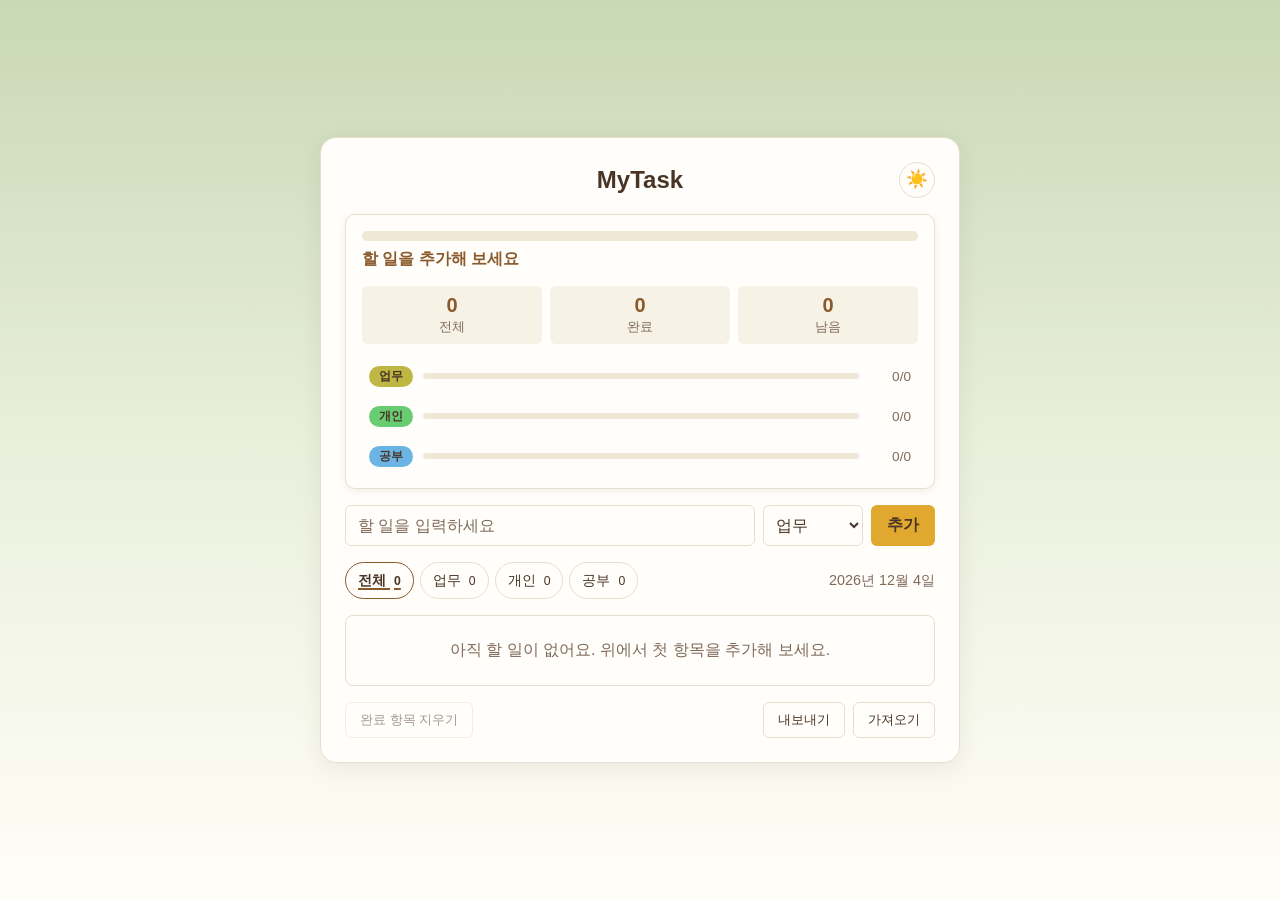
<file: index.html>
<!DOCTYPE html>
<html lang="ko">
<head>
  <meta charset="UTF-8">
  <meta name="viewport" content="width=device-width, initial-scale=1.0">
  <script>
    (function () {
      try {
        var raw = localStorage.getItem('todo-app:v1');
        if (raw) {
          var parsed = JSON.parse(raw);
          if (parsed && (parsed.theme === 'light' || parsed.theme === 'dark')) {
            document.documentElement.setAttribute('data-theme', parsed.theme);
          }
        }
      } catch (e) {}
    })();
  </script>
  <title>MyTask</title>
  <link rel="stylesheet" href="style.css">
</head>
<body>
  <main class="app">
    <header class="app-header">
      <div class="app-header-row">
        <h1>MyTask</h1>
        <button type="button" id="theme-toggle-btn" aria-label="테마 전환">🌙</button>
      </div>
    </header>

    <section class="dashboard" aria-label="진행률 대시보드">
      <div class="dashboard-overall">
        <div class="progress-bar" id="overall-progress-bar" role="progressbar" aria-valuemin="0" aria-valuemax="100" aria-valuenow="0" aria-label="전체 진행률">
          <div class="progress-bar-fill" id="progress-fill"></div>
        </div>
        <div class="dashboard-overall-text">
          <p id="progress-text">할 일을 추가해 보세요</p>
          <p id="progress-complete-message" hidden>오늘 할 일을 모두 끝냈어요</p>
        </div>
      </div>

      <div class="dashboard-summary">
        <div class="summary-item">
          <span class="summary-value" id="summary-total">0</span>
          <span class="summary-label">전체</span>
        </div>
        <div class="summary-item">
          <span class="summary-value" id="summary-done">0</span>
          <span class="summary-label">완료</span>
        </div>
        <div class="summary-item">
          <span class="summary-value" id="summary-left">0</span>
          <span class="summary-label">남음</span>
        </div>
      </div>

      <div class="dashboard-categories">
        <button type="button" class="category-row" data-filter="work" id="cat-row-work">
          <span class="category-row-label todo-tag todo-tag-work">업무</span>
          <span class="progress-bar progress-bar-small" role="progressbar" aria-valuemin="0" aria-valuemax="100" aria-valuenow="0" aria-label="업무 진행률">
            <span class="progress-bar-fill progress-bar-fill-work" id="cat-fill-work"></span>
          </span>
          <span class="category-row-count" id="cat-count-work">0/0</span>
        </button>
        <button type="button" class="category-row" data-filter="personal" id="cat-row-personal">
          <span class="category-row-label todo-tag todo-tag-personal">개인</span>
          <span class="progress-bar progress-bar-small" role="progressbar" aria-valuemin="0" aria-valuemax="100" aria-valuenow="0" aria-label="개인 진행률">
            <span class="progress-bar-fill progress-bar-fill-personal" id="cat-fill-personal"></span>
          </span>
          <span class="category-row-count" id="cat-count-personal">0/0</span>
        </button>
        <button type="button" class="category-row" data-filter="study" id="cat-row-study">
          <span class="category-row-label todo-tag todo-tag-study">공부</span>
          <span class="progress-bar progress-bar-small" role="progressbar" aria-valuemin="0" aria-valuemax="100" aria-valuenow="0" aria-label="공부 진행률">
            <span class="progress-bar-fill progress-bar-fill-study" id="cat-fill-study"></span>
          </span>
          <span class="category-row-count" id="cat-count-study">0/0</span>
        </button>
      </div>
    </section>

    <section class="input-row" aria-label="할 일 추가">
      <input
        type="text"
        id="todo-input"
        maxlength="100"
        placeholder="할 일을 입력하세요"
        aria-label="할 일 내용">
      <select id="category-select" aria-label="카테고리 선택">
        <option value="work">업무</option>
        <option value="personal">개인</option>
        <option value="study">공부</option>
      </select>
      <button type="button" id="add-btn">추가</button>
    </section>

    <div class="tabs-row">
      <nav class="tabs" aria-label="카테고리 탭">
        <button type="button" class="tab-btn active" data-filter="all">전체 <span class="tab-count" id="count-all">0</span></button>
        <button type="button" class="tab-btn" data-filter="work">업무 <span class="tab-count" id="count-work">0</span></button>
        <button type="button" class="tab-btn" data-filter="personal">개인 <span class="tab-count" id="count-personal">0</span></button>
        <button type="button" class="tab-btn" data-filter="study">공부 <span class="tab-count" id="count-study">0</span></button>
      </nav>
      <p id="today-date" class="today-date"></p>
    </div>

    <ul class="todo-list" id="todo-list" aria-label="할 일 목록"></ul>

    <div class="list-footer">
      <button type="button" id="clear-completed-btn">완료 항목 지우기</button>

      <nav class="pager pager-hidden" id="pager" aria-label="목록 페이지">
        <button type="button" class="pager-btn" id="page-prev" aria-label="이전 페이지">‹</button>
        <span class="pager-indicator" id="page-indicator" aria-live="polite">1 / 1</span>
        <button type="button" class="pager-btn" id="page-next" aria-label="다음 페이지">›</button>
      </nav>

      <div class="io-row">
        <button type="button" id="export-btn">내보내기</button>
        <button type="button" id="import-btn">가져오기</button>
        <input type="file" id="import-file-input" accept="application/json,.json" hidden>
      </div>
    </div>
  </main>

  <div class="undo-toast" id="undo-toast" hidden>
    <span>삭제됨</span>
    <span aria-hidden="true">·</span>
    <button type="button" id="undo-btn">되돌리기</button>
  </div>

  <script src="app.js"></script>
</body>
</html>
</file>
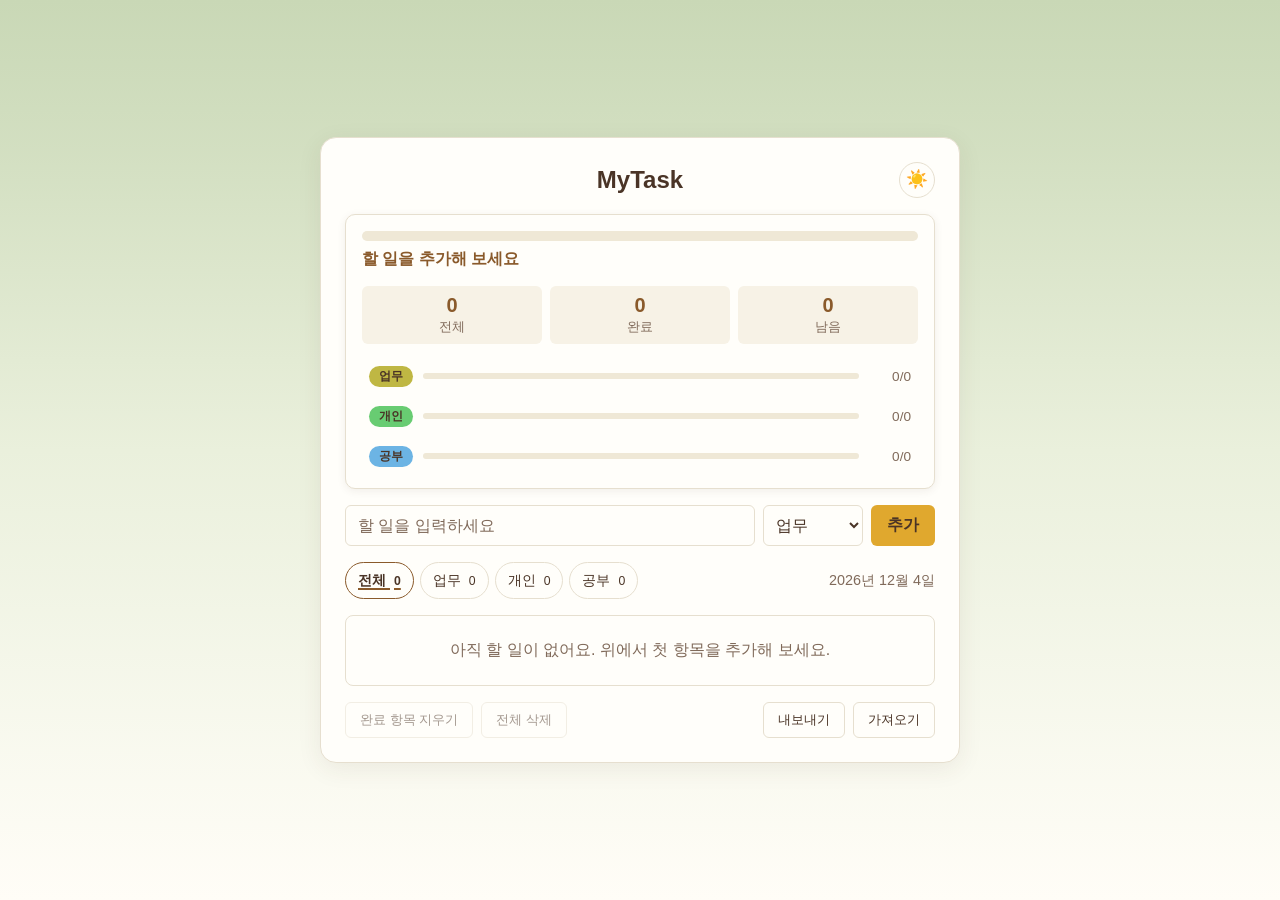
<file: vibecoding2/index.html>
<!DOCTYPE html>
<html lang="ko">
<head>
  <meta charset="UTF-8">
  <meta name="viewport" content="width=device-width, initial-scale=1.0">
  <script>
    (function () {
      try {
        var raw = localStorage.getItem('todo-app:v1');
        if (raw) {
          var parsed = JSON.parse(raw);
          if (parsed && (parsed.theme === 'light' || parsed.theme === 'dark')) {
            document.documentElement.setAttribute('data-theme', parsed.theme);
          }
        }
      } catch (e) {}
    })();
  </script>
  <title>MyTask</title>
  <link rel="stylesheet" href="style.css">
</head>
<body>
  <main class="app">
    <header class="app-header">
      <div class="app-header-row">
        <h1>MyTask</h1>
        <button type="button" id="theme-toggle-btn" aria-label="테마 전환">🌙</button>
      </div>
    </header>

    <section class="dashboard" aria-label="진행률 대시보드">
      <div class="dashboard-overall">
        <div class="progress-bar" id="overall-progress-bar" role="progressbar" aria-valuemin="0" aria-valuemax="100" aria-valuenow="0" aria-label="전체 진행률">
          <div class="progress-bar-fill" id="progress-fill"></div>
        </div>
        <div class="dashboard-overall-text">
          <p id="progress-text">할 일을 추가해 보세요</p>
          <p id="progress-complete-message" hidden>오늘 할 일을 모두 끝냈어요</p>
        </div>
      </div>

      <div class="dashboard-summary">
        <div class="summary-item">
          <span class="summary-value" id="summary-total">0</span>
          <span class="summary-label">전체</span>
        </div>
        <div class="summary-item">
          <span class="summary-value" id="summary-done">0</span>
          <span class="summary-label">완료</span>
        </div>
        <div class="summary-item">
          <span class="summary-value" id="summary-left">0</span>
          <span class="summary-label">남음</span>
        </div>
      </div>

      <div class="dashboard-categories">
        <button type="button" class="category-row" data-filter="work" id="cat-row-work">
          <span class="category-row-label todo-tag todo-tag-work">업무</span>
          <span class="progress-bar progress-bar-small" role="progressbar" aria-valuemin="0" aria-valuemax="100" aria-valuenow="0" aria-label="업무 진행률">
            <span class="progress-bar-fill progress-bar-fill-work" id="cat-fill-work"></span>
          </span>
          <span class="category-row-count" id="cat-count-work">0/0</span>
        </button>
        <button type="button" class="category-row" data-filter="personal" id="cat-row-personal">
          <span class="category-row-label todo-tag todo-tag-personal">개인</span>
          <span class="progress-bar progress-bar-small" role="progressbar" aria-valuemin="0" aria-valuemax="100" aria-valuenow="0" aria-label="개인 진행률">
            <span class="progress-bar-fill progress-bar-fill-personal" id="cat-fill-personal"></span>
          </span>
          <span class="category-row-count" id="cat-count-personal">0/0</span>
        </button>
        <button type="button" class="category-row" data-filter="study" id="cat-row-study">
          <span class="category-row-label todo-tag todo-tag-study">공부</span>
          <span class="progress-bar progress-bar-small" role="progressbar" aria-valuemin="0" aria-valuemax="100" aria-valuenow="0" aria-label="공부 진행률">
            <span class="progress-bar-fill progress-bar-fill-study" id="cat-fill-study"></span>
          </span>
          <span class="category-row-count" id="cat-count-study">0/0</span>
        </button>
      </div>
    </section>

    <section class="input-row" aria-label="할 일 추가">
      <input
        type="text"
        id="todo-input"
        maxlength="100"
        placeholder="할 일을 입력하세요"
        aria-label="할 일 내용">
      <select id="category-select" aria-label="카테고리 선택">
        <option value="work">업무</option>
        <option value="personal">개인</option>
        <option value="study">공부</option>
      </select>
      <button type="button" id="add-btn">추가</button>
    </section>

    <div class="tabs-row">
      <nav class="tabs" aria-label="카테고리 탭">
        <button type="button" class="tab-btn active" data-filter="all">전체 <span class="tab-count" id="count-all">0</span></button>
        <button type="button" class="tab-btn" data-filter="work">업무 <span class="tab-count" id="count-work">0</span></button>
        <button type="button" class="tab-btn" data-filter="personal">개인 <span class="tab-count" id="count-personal">0</span></button>
        <button type="button" class="tab-btn" data-filter="study">공부 <span class="tab-count" id="count-study">0</span></button>
      </nav>
      <p id="today-date" class="today-date"></p>
    </div>

    <ul class="todo-list" id="todo-list" aria-label="할 일 목록"></ul>

    <div class="list-footer">
      <div class="clear-row">
        <button type="button" id="clear-completed-btn">완료 항목 지우기</button>
        <button type="button" id="clear-all-btn">전체 삭제</button>
      </div>

      <nav class="pager pager-hidden" id="pager" aria-label="목록 페이지">
        <button type="button" class="pager-btn" id="page-prev" aria-label="이전 페이지">‹</button>
        <span class="pager-indicator" id="page-indicator" aria-live="polite">1 / 1</span>
        <button type="button" class="pager-btn" id="page-next" aria-label="다음 페이지">›</button>
      </nav>

      <div class="io-row">
        <button type="button" id="export-btn">내보내기</button>
        <button type="button" id="import-btn">가져오기</button>
        <input type="file" id="import-file-input" accept="application/json,.json" hidden>
      </div>
    </div>
  </main>

  <div class="undo-toast" id="undo-toast" hidden>
    <span>삭제됨</span>
    <span aria-hidden="true">·</span>
    <button type="button" id="undo-btn">되돌리기</button>
  </div>

  <script src="app.js"></script>
</body>
</html>
</file>
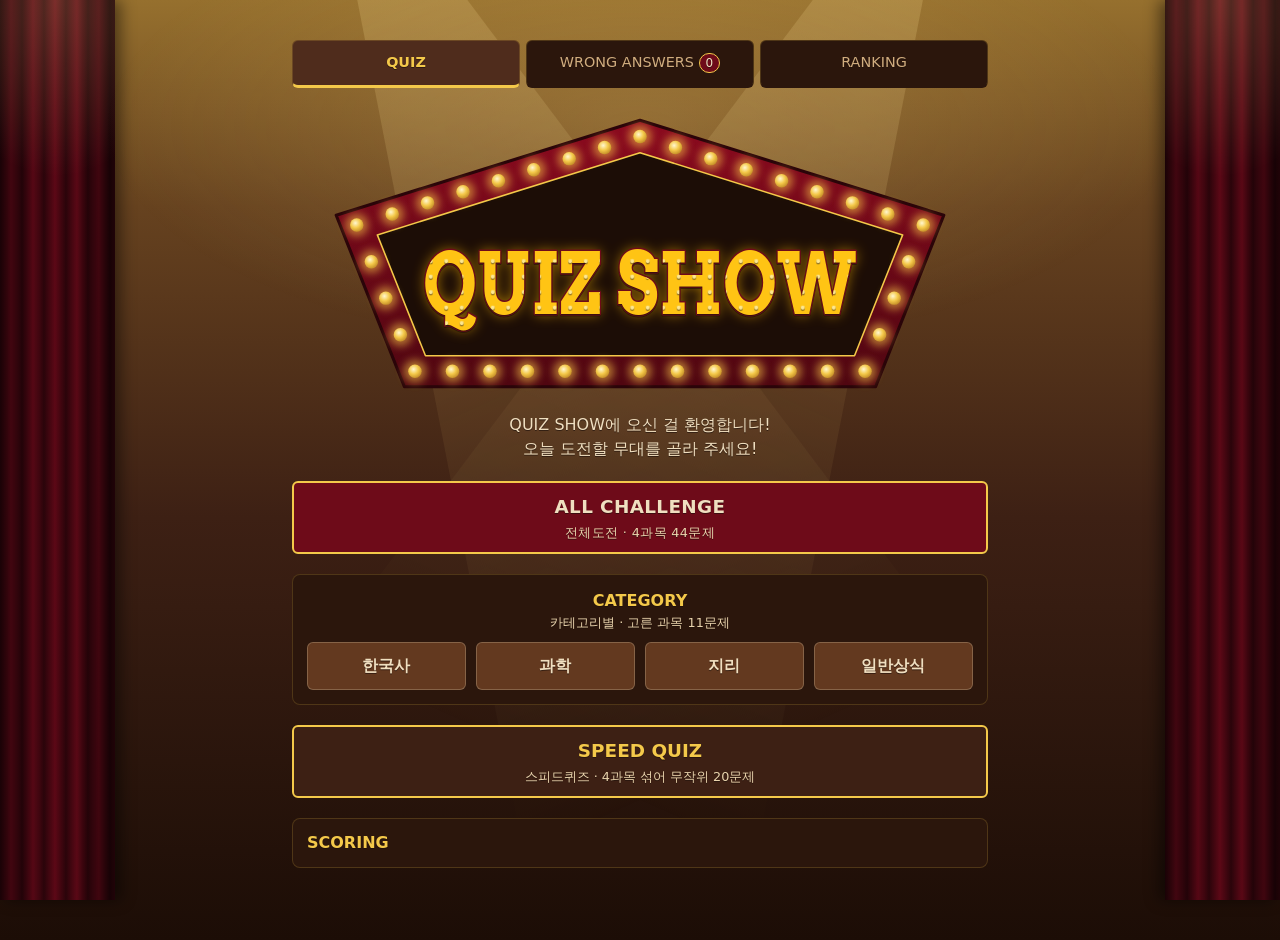
<file: vibecoding3/index.html>
<!DOCTYPE html>
<html lang="ko">
<head>
  <meta charset="UTF-8">
  <meta name="viewport" content="width=device-width, initial-scale=1">
  <title>QUIZ SHOW</title>
  <link rel="preconnect" href="https://fonts.googleapis.com">
  <link rel="preconnect" href="https://fonts.gstatic.com" crossorigin>
  <link rel="stylesheet" href="https://fonts.googleapis.com/css2?family=Arvo:wght@700&family=Yeon+Sung&display=swap">
  <link rel="stylesheet" href="style.css">
</head>
<body>
  <!-- 무대 조명: 스포트라이트 빛줄기와 타이틀 뒤 후광 (장식) -->
  <div class="stage-lights" aria-hidden="true"></div>
  <main class="app">

    <!-- 메뉴 탭 (시작·틀린 문제·순위 화면에서만 보임) -->
    <nav id="app-nav" class="app-nav" aria-label="Menu">
      <button class="nav-tab" type="button" data-screen="start">QUIZ</button>
      <button class="nav-tab" type="button" data-screen="wrong">WRONG ANSWERS <span id="wrong-badge" class="nav-badge">0</span></button>
      <button class="nav-tab" type="button" data-screen="ranking">RANKING</button>
    </nav>

    <!-- 시작 화면 -->
    <section id="screen-start" class="screen screen-stage" aria-labelledby="start-title">
      <h1 id="start-title" class="marquee" tabindex="-1">
        <span class="visually-hidden">QUIZ SHOW</span>
        <svg class="sign" viewBox="0 0 600 270" aria-hidden="true" focusable="false">
          <defs>
            <filter id="text-glow" x="-20%" y="-50%" width="140%" height="200%"><feGaussianBlur stdDeviation="6"/></filter>
            <filter id="bulb-glow" x="-100%" y="-100%" width="300%" height="300%"><feGaussianBlur stdDeviation="4"/></filter>
            <radialGradient id="bulb-on" cx="40%" cy="35%" r="65%"><stop offset="0" stop-color="#fff6cf"/><stop offset=".55" stop-color="#f4c94a"/><stop offset="1" stop-color="#c8922a"/></radialGradient>

            <linearGradient id="sign-frame" x1="0" y1="0" x2="0" y2="1"><stop offset="0" stop-color="#8c0a1f"/><stop offset="1" stop-color="#4f0611"/></linearGradient>
            <pattern id="letter-bulbs" width="15" height="15" patternUnits="userSpaceOnUse"><circle cx="7.5" cy="7.5" r="2" fill="#ffe88f"/></pattern>
          </defs>
          <polygon points="300.0,6.0 594.0,98.0 528.0,264.0 72.0,264.0 6.0,98.0" fill="url(#sign-frame)" stroke="#2a0409" stroke-width="3" stroke-linejoin="round"/>
          <polygon points="300.0,37.4 554.2,117.0 507.6,234.0 92.4,234.0 45.8,117.0" fill="#1c0d06" stroke="#f4c94a" stroke-width="1.5" stroke-linejoin="round"/>
          <g class="bulbs bulbs-a"><circle class="halo" cx="300.0" cy="21.7" r="11" fill="#ffcf4a" filter="url(#bulb-glow)"/><circle cx="300.0" cy="21.7" r="6.5" fill="url(#bulb-on)"/><circle class="halo" cx="368.5" cy="43.2" r="11" fill="#ffcf4a" filter="url(#bulb-glow)"/><circle cx="368.5" cy="43.2" r="6.5" fill="url(#bulb-on)"/><circle class="halo" cx="437.0" cy="64.6" r="11" fill="#ffcf4a" filter="url(#bulb-glow)"/><circle cx="437.0" cy="64.6" r="6.5" fill="url(#bulb-on)"/><circle class="halo" cx="505.6" cy="86.0" r="11" fill="#ffcf4a" filter="url(#bulb-glow)"/><circle cx="505.6" cy="86.0" r="6.5" fill="url(#bulb-on)"/><circle class="halo" cx="574.1" cy="107.5" r="11" fill="#ffcf4a" filter="url(#bulb-glow)"/><circle cx="574.1" cy="107.5" r="6.5" fill="url(#bulb-on)"/><circle class="halo" cx="546.0" cy="178.2" r="11" fill="#ffcf4a" filter="url(#bulb-glow)"/><circle cx="546.0" cy="178.2" r="6.5" fill="url(#bulb-on)"/><circle class="halo" cx="517.8" cy="249.0" r="11" fill="#ffcf4a" filter="url(#bulb-glow)"/><circle cx="517.8" cy="249.0" r="6.5" fill="url(#bulb-on)"/><circle class="halo" cx="445.2" cy="249.0" r="11" fill="#ffcf4a" filter="url(#bulb-glow)"/><circle cx="445.2" cy="249.0" r="6.5" fill="url(#bulb-on)"/><circle class="halo" cx="372.6" cy="249.0" r="11" fill="#ffcf4a" filter="url(#bulb-glow)"/><circle cx="372.6" cy="249.0" r="6.5" fill="url(#bulb-on)"/><circle class="halo" cx="300.0" cy="249.0" r="11" fill="#ffcf4a" filter="url(#bulb-glow)"/><circle cx="300.0" cy="249.0" r="6.5" fill="url(#bulb-on)"/><circle class="halo" cx="227.4" cy="249.0" r="11" fill="#ffcf4a" filter="url(#bulb-glow)"/><circle cx="227.4" cy="249.0" r="6.5" fill="url(#bulb-on)"/><circle class="halo" cx="154.8" cy="249.0" r="11" fill="#ffcf4a" filter="url(#bulb-glow)"/><circle cx="154.8" cy="249.0" r="6.5" fill="url(#bulb-on)"/><circle class="halo" cx="82.2" cy="249.0" r="11" fill="#ffcf4a" filter="url(#bulb-glow)"/><circle cx="82.2" cy="249.0" r="6.5" fill="url(#bulb-on)"/><circle class="halo" cx="54.0" cy="178.2" r="11" fill="#ffcf4a" filter="url(#bulb-glow)"/><circle cx="54.0" cy="178.2" r="6.5" fill="url(#bulb-on)"/><circle class="halo" cx="25.9" cy="107.5" r="11" fill="#ffcf4a" filter="url(#bulb-glow)"/><circle cx="25.9" cy="107.5" r="6.5" fill="url(#bulb-on)"/><circle class="halo" cx="94.4" cy="86.0" r="11" fill="#ffcf4a" filter="url(#bulb-glow)"/><circle cx="94.4" cy="86.0" r="6.5" fill="url(#bulb-on)"/><circle class="halo" cx="163.0" cy="64.6" r="11" fill="#ffcf4a" filter="url(#bulb-glow)"/><circle cx="163.0" cy="64.6" r="6.5" fill="url(#bulb-on)"/><circle class="halo" cx="231.5" cy="43.2" r="11" fill="#ffcf4a" filter="url(#bulb-glow)"/><circle cx="231.5" cy="43.2" r="6.5" fill="url(#bulb-on)"/></g><g class="bulbs bulbs-b"><circle class="halo" cx="334.3" cy="32.4" r="11" fill="#ffcf4a" filter="url(#bulb-glow)"/><circle cx="334.3" cy="32.4" r="6.5" fill="url(#bulb-on)"/><circle class="halo" cx="402.8" cy="53.9" r="11" fill="#ffcf4a" filter="url(#bulb-glow)"/><circle cx="402.8" cy="53.9" r="6.5" fill="url(#bulb-on)"/><circle class="halo" cx="471.3" cy="75.3" r="11" fill="#ffcf4a" filter="url(#bulb-glow)"/><circle cx="471.3" cy="75.3" r="6.5" fill="url(#bulb-on)"/><circle class="halo" cx="539.8" cy="96.8" r="11" fill="#ffcf4a" filter="url(#bulb-glow)"/><circle cx="539.8" cy="96.8" r="6.5" fill="url(#bulb-on)"/><circle class="halo" cx="560.0" cy="142.9" r="11" fill="#ffcf4a" filter="url(#bulb-glow)"/><circle cx="560.0" cy="142.9" r="6.5" fill="url(#bulb-on)"/><circle class="halo" cx="531.9" cy="213.6" r="11" fill="#ffcf4a" filter="url(#bulb-glow)"/><circle cx="531.9" cy="213.6" r="6.5" fill="url(#bulb-on)"/><circle class="halo" cx="481.5" cy="249.0" r="11" fill="#ffcf4a" filter="url(#bulb-glow)"/><circle cx="481.5" cy="249.0" r="6.5" fill="url(#bulb-on)"/><circle class="halo" cx="408.9" cy="249.0" r="11" fill="#ffcf4a" filter="url(#bulb-glow)"/><circle cx="408.9" cy="249.0" r="6.5" fill="url(#bulb-on)"/><circle class="halo" cx="336.3" cy="249.0" r="11" fill="#ffcf4a" filter="url(#bulb-glow)"/><circle cx="336.3" cy="249.0" r="6.5" fill="url(#bulb-on)"/><circle class="halo" cx="263.7" cy="249.0" r="11" fill="#ffcf4a" filter="url(#bulb-glow)"/><circle cx="263.7" cy="249.0" r="6.5" fill="url(#bulb-on)"/><circle class="halo" cx="191.1" cy="249.0" r="11" fill="#ffcf4a" filter="url(#bulb-glow)"/><circle cx="191.1" cy="249.0" r="6.5" fill="url(#bulb-on)"/><circle class="halo" cx="118.5" cy="249.0" r="11" fill="#ffcf4a" filter="url(#bulb-glow)"/><circle cx="118.5" cy="249.0" r="6.5" fill="url(#bulb-on)"/><circle class="halo" cx="68.1" cy="213.6" r="11" fill="#ffcf4a" filter="url(#bulb-glow)"/><circle cx="68.1" cy="213.6" r="6.5" fill="url(#bulb-on)"/><circle class="halo" cx="40.0" cy="142.9" r="11" fill="#ffcf4a" filter="url(#bulb-glow)"/><circle cx="40.0" cy="142.9" r="6.5" fill="url(#bulb-on)"/><circle class="halo" cx="60.2" cy="96.8" r="11" fill="#ffcf4a" filter="url(#bulb-glow)"/><circle cx="60.2" cy="96.8" r="6.5" fill="url(#bulb-on)"/><circle class="halo" cx="128.7" cy="75.3" r="11" fill="#ffcf4a" filter="url(#bulb-glow)"/><circle cx="128.7" cy="75.3" r="6.5" fill="url(#bulb-on)"/><circle class="halo" cx="197.2" cy="53.9" r="11" fill="#ffcf4a" filter="url(#bulb-glow)"/><circle cx="197.2" cy="53.9" r="6.5" fill="url(#bulb-on)"/><circle class="halo" cx="265.7" cy="32.4" r="11" fill="#ffcf4a" filter="url(#bulb-glow)"/><circle cx="265.7" cy="32.4" r="6.5" fill="url(#bulb-on)"/></g>
          <g class="sign-text" font-family="'Arvo', 'Rockwell', 'Georgia', serif" font-weight="700" font-size="82" text-anchor="middle">
            <text x="300" y="194" textLength="420" lengthAdjust="spacingAndGlyphs" fill="#ffb800" opacity=".6" filter="url(#text-glow)">QUIZ SHOW</text>
            <text x="300" y="194" textLength="420" lengthAdjust="spacingAndGlyphs" fill="#ffc414" stroke="#6e0b19" stroke-width="3" stroke-linejoin="round" paint-order="stroke">QUIZ SHOW</text>
            <text x="300" y="194" textLength="420" lengthAdjust="spacingAndGlyphs" fill="url(#letter-bulbs)">QUIZ SHOW</text>
          </g>
        </svg>
      </h1>
      <p class="rules">QUIZ SHOW에 오신 걸 환영합니다!<br>오늘 도전할 무대를 골라 주세요!</p>
      <p id="start-error" class="hint" hidden>앗, 무대 뒤에 문제가 생겼어요! 문제 데이터를 고칠 때까지 잠시만 기다려 주세요! (콘솔 확인)</p>

      <button id="all-start-button" class="btn btn-primary btn-all" type="button">
        <span>ALL CHALLENGE</span>
        <small class="btn-sub">전체도전 · 4과목 44문제</small>
      </button>

      <div class="mode-group">
        <p class="mode-title">CATEGORY <small>카테고리별 · 고른 과목 11문제</small></p>
        <div id="subject-buttons" class="subject-grid" role="group" aria-label="Choose a subject"></div>
      </div>

      <button id="speed-start-button" class="btn btn-dark btn-all" type="button">
        <span>SPEED QUIZ</span>
        <small class="btn-sub">스피드퀴즈 · 4과목 섞어 무작위 20문제</small>
      </button>

      <details class="wrong-note score-rules">
        <summary>SCORING</summary>
        <ul class="score-rules-list">
          <li>정답 10점 × 난이도 (EASY ×1 · MEDIUM ×1.5 · HARD ×2)</li>
          <li>문제당 15초, 시간이 다 지나면 오답</li>
          <li>10초 안에 맞히면 +3점</li>
          <li>힌트(50:50) 없이 맞히면 +2점</li>
          <li>연속 정답 3개 +2점 · 5개 +5점 · 10개 +10점</li>
          <li>틀리거나 시간이 지나면 0점, 콤보도 처음부터</li>
        </ul>
      </details>
    </section>

    <!-- 퀴즈 화면 -->
    <section id="screen-quiz" class="screen" aria-labelledby="quiz-question" hidden>
      <div class="quiz-top">
        <span id="quiz-sign" class="quiz-sign" aria-hidden="true">QUESTION 01</span>
        <button id="quit-button" class="btn btn-quiet" type="button">QUIT</button>
      </div>
      <div id="subject-tabs" class="subject-tabs" role="group" aria-label="Switch subject" hidden></div>

      <header class="quiz-header">
        <div class="quiz-meta">
          <span id="quiz-category" class="badge">한국사</span>
          <span id="quiz-difficulty" class="badge badge-level" data-level="easy">EASY ×1</span>
          <span id="quiz-counter">1 / 10</span>
          <span id="quiz-combo" class="quiz-combo" hidden>2 COMBO</span>
          <span id="quiz-score">SCORE 0</span>
        </div>
        <div class="progress" role="progressbar" aria-label="Progress" aria-valuemin="0" aria-valuemax="10" aria-valuenow="0">
          <div id="quiz-progress-bar" class="progress-bar"></div>
        </div>
        <div id="quiz-time" class="progress time-gauge" role="progressbar" aria-label="Time" aria-valuemin="0" aria-valuemax="15" aria-valuenow="0">
          <div id="quiz-time-bar" class="progress-bar time-bar"></div>
        </div>
      </header>

      <div id="quiz-transition" class="transition" role="status" hidden>
        <p id="quiz-transition-text" class="transition-text"></p>
      </div>

      <div id="quiz-body" class="quiz-body">
      <h2 id="quiz-question" class="question" tabindex="-1">질문이 여기에 표시됩니다.</h2>
      <div class="quiz-tools">
        <button id="hint-button" class="btn btn-quiet hint-button" type="button">HINT!</button>
      </div>
      <div id="quiz-choices" class="choices">
        <button class="btn choice" type="button" data-index="0"><span class="choice-check" aria-hidden="true"></span><span class="choice-text">보기 1</span><span class="choice-mark"></span><span class="choice-key" aria-hidden="true">1</span></button>
        <button class="btn choice" type="button" data-index="1"><span class="choice-check" aria-hidden="true"></span><span class="choice-text">보기 2</span><span class="choice-mark"></span><span class="choice-key" aria-hidden="true">2</span></button>
        <button class="btn choice" type="button" data-index="2"><span class="choice-check" aria-hidden="true"></span><span class="choice-text">보기 3</span><span class="choice-mark"></span><span class="choice-key" aria-hidden="true">3</span></button>
        <button class="btn choice" type="button" data-index="3"><span class="choice-check" aria-hidden="true"></span><span class="choice-text">보기 4</span><span class="choice-mark"></span><span class="choice-key" aria-hidden="true">4</span></button>
      </div>

      <footer class="quiz-footer">
        <div id="quiz-feedback" class="feedback" aria-live="polite" hidden>
          <p id="quiz-feedback-text" class="feedback-text"></p>
          <p id="quiz-points" class="points" hidden></p>
          <p id="quiz-explanation" class="explanation"></p>
        </div>
        <button id="next-button" class="btn btn-dark" type="button" hidden>NEXT</button>
      </footer>
      </div>
    </section>

    <!-- 결과 화면 -->
    <section id="screen-result" class="screen" aria-labelledby="result-title" hidden>
      <h2 id="result-title" class="title" tabindex="-1">결과</h2>
      <p class="result-total"><strong id="result-score">- / -</strong> <span id="result-percent">(-점)</span></p>
      <ul id="result-categories" class="result-categories" aria-label="Correct answers by subject"></ul>
      <ul id="result-breakdown" class="result-categories result-breakdown" aria-label="Score breakdown"></ul>
      <p class="result-time">소요 시간 <strong id="result-time">-:--</strong></p>
      <p id="result-rank" class="result-rank"></p>
      <details class="wrong-note">
        <summary id="wrong-note-summary">오답 노트</summary>
        <ol id="wrong-note-list" class="wrong-note-list"></ol>
      </details>
      <div class="actions">
        <button id="retry-button" class="btn btn-primary" type="button">PLAY AGAIN</button>
        <button id="result-wrong-button" class="btn" type="button">WRONG ANSWERS</button>
        <button id="result-ranking-button" class="btn" type="button">RANKING</button>
      </div>
    </section>

    <!-- 틀린 문제 화면 -->
    <section id="screen-wrong" class="screen" aria-labelledby="wrong-title" hidden>
      <h2 id="wrong-title" class="title" tabindex="-1">WRONG ANSWERS</h2>
      <p class="rules">놓친 문제들이 여기서 재도전을 기다리고 있어요! 맞히는 순간 목록에서 쏙 빠집니다!</p>
      <p id="wrong-empty" class="empty-note">아직 틀린 문제가 하나도 없어요! 지금까지는 완벽한 무대네요!</p>
      <ol id="wrong-list" class="wrong-list"></ol>
      <div class="actions">
        <button id="wrong-retry-button" class="btn btn-primary" type="button">RETRY WRONG ANSWERS</button>
        <button id="wrong-clear-button" class="btn btn-danger" type="button">CLEAR LIST</button>
      </div>
    </section>

    <!-- 순위 화면 -->
    <section id="screen-ranking" class="screen" aria-labelledby="ranking-title" hidden>
      <h2 id="ranking-title" class="title" tabindex="-1">RANKING</h2>
      <div id="ranking-tabs" class="subject-tabs ranking-tabs" role="group" aria-label="Choose a mode"></div>
      <p id="ranking-rule" class="rules"></p>
      <div class="table-wrap">
        <table class="ranking-table">
          <thead id="ranking-head"></thead>
          <tbody id="ranking-body">
          </tbody>
        </table>
      </div>
      <p id="ranking-note" class="ranking-note" hidden></p>
      <div class="actions">
        <button id="home-button" class="btn btn-primary" type="button">HOME</button>
        <button id="reset-button" class="btn btn-danger" type="button">RESET RECORDS</button>
      </div>
    </section>

  </main>

  <script src="questions.js"></script>
  <script src="app.js"></script>
</body>
</html>
</file>
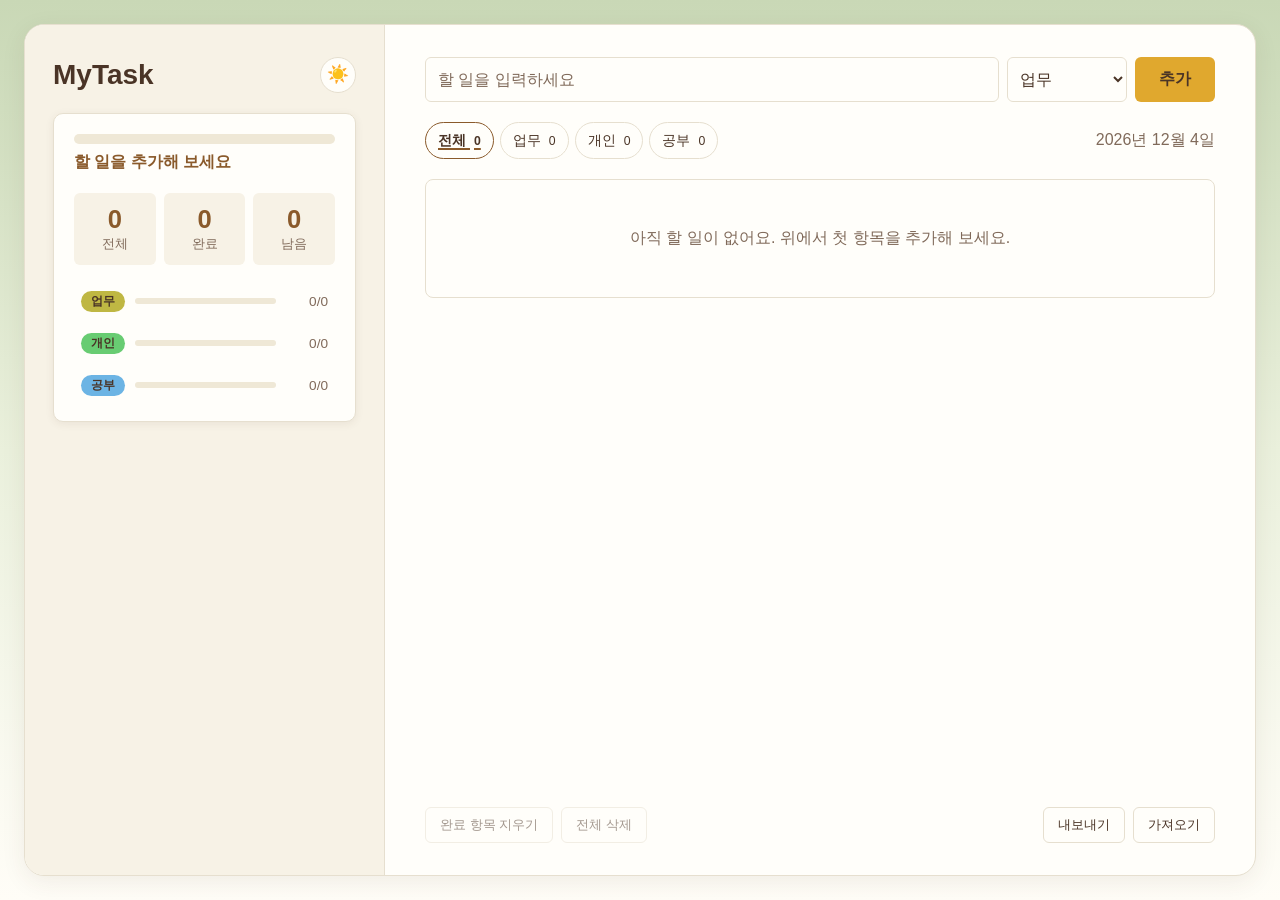
<file: vibecoding2/web_version/index.html>
<!DOCTYPE html>
<html lang="ko">
<head>
  <meta charset="UTF-8">
  <meta name="viewport" content="width=device-width, initial-scale=1.0">
  <script>
    (function () {
      try {
        var raw = localStorage.getItem('todo-app:v1');
        if (raw) {
          var parsed = JSON.parse(raw);
          if (parsed && (parsed.theme === 'light' || parsed.theme === 'dark')) {
            document.documentElement.setAttribute('data-theme', parsed.theme);
          }
        }
      } catch (e) {}
    })();
  </script>
  <title>MyTask</title>
  <link rel="stylesheet" href="style.css">
</head>
<body>
  <main class="app">
    <aside class="app-side">
      <header class="app-header">
        <div class="app-header-row">
          <h1>MyTask</h1>
          <button type="button" id="theme-toggle-btn" aria-label="테마 전환">🌙</button>
        </div>
      </header>

      <section class="dashboard" aria-label="진행률 대시보드">
        <div class="dashboard-overall">
          <div class="progress-bar" id="overall-progress-bar" role="progressbar" aria-valuemin="0" aria-valuemax="100" aria-valuenow="0" aria-label="전체 진행률">
            <div class="progress-bar-fill" id="progress-fill"></div>
          </div>
          <div class="dashboard-overall-text">
            <p id="progress-text">할 일을 추가해 보세요</p>
            <p id="progress-complete-message" hidden>오늘 할 일을 모두 끝냈어요</p>
          </div>
        </div>

        <div class="dashboard-summary">
          <div class="summary-item">
            <span class="summary-value" id="summary-total">0</span>
            <span class="summary-label">전체</span>
          </div>
          <div class="summary-item">
            <span class="summary-value" id="summary-done">0</span>
            <span class="summary-label">완료</span>
          </div>
          <div class="summary-item">
            <span class="summary-value" id="summary-left">0</span>
            <span class="summary-label">남음</span>
          </div>
        </div>

        <div class="dashboard-categories">
          <button type="button" class="category-row" data-filter="work" id="cat-row-work">
            <span class="category-row-label todo-tag todo-tag-work">업무</span>
            <span class="progress-bar progress-bar-small" role="progressbar" aria-valuemin="0" aria-valuemax="100" aria-valuenow="0" aria-label="업무 진행률">
              <span class="progress-bar-fill progress-bar-fill-work" id="cat-fill-work"></span>
            </span>
            <span class="category-row-count" id="cat-count-work">0/0</span>
          </button>
          <button type="button" class="category-row" data-filter="personal" id="cat-row-personal">
            <span class="category-row-label todo-tag todo-tag-personal">개인</span>
            <span class="progress-bar progress-bar-small" role="progressbar" aria-valuemin="0" aria-valuemax="100" aria-valuenow="0" aria-label="개인 진행률">
              <span class="progress-bar-fill progress-bar-fill-personal" id="cat-fill-personal"></span>
            </span>
            <span class="category-row-count" id="cat-count-personal">0/0</span>
          </button>
          <button type="button" class="category-row" data-filter="study" id="cat-row-study">
            <span class="category-row-label todo-tag todo-tag-study">공부</span>
            <span class="progress-bar progress-bar-small" role="progressbar" aria-valuemin="0" aria-valuemax="100" aria-valuenow="0" aria-label="공부 진행률">
              <span class="progress-bar-fill progress-bar-fill-study" id="cat-fill-study"></span>
            </span>
            <span class="category-row-count" id="cat-count-study">0/0</span>
          </button>
        </div>
      </section>
    </aside>

    <div class="app-main">
      <section class="input-row" aria-label="할 일 추가">
        <input
          type="text"
          id="todo-input"
          maxlength="100"
          placeholder="할 일을 입력하세요"
          aria-label="할 일 내용">
        <select id="category-select" aria-label="카테고리 선택">
          <option value="work">업무</option>
          <option value="personal">개인</option>
          <option value="study">공부</option>
        </select>
        <button type="button" id="add-btn">추가</button>
      </section>

      <div class="tabs-row">
        <nav class="tabs" aria-label="카테고리 탭">
          <button type="button" class="tab-btn active" data-filter="all">전체 <span class="tab-count" id="count-all">0</span></button>
          <button type="button" class="tab-btn" data-filter="work">업무 <span class="tab-count" id="count-work">0</span></button>
          <button type="button" class="tab-btn" data-filter="personal">개인 <span class="tab-count" id="count-personal">0</span></button>
          <button type="button" class="tab-btn" data-filter="study">공부 <span class="tab-count" id="count-study">0</span></button>
        </nav>
        <p id="today-date" class="today-date"></p>
      </div>

      <ul class="todo-list" id="todo-list" aria-label="할 일 목록"></ul>

      <div class="list-footer">
        <div class="clear-row">
          <button type="button" id="clear-completed-btn">완료 항목 지우기</button>
          <button type="button" id="clear-all-btn">전체 삭제</button>
        </div>

        <nav class="pager pager-hidden" id="pager" aria-label="목록 페이지">
          <button type="button" class="pager-btn" id="page-prev" aria-label="이전 페이지">‹</button>
          <span class="pager-indicator" id="page-indicator" aria-live="polite">1 / 1</span>
          <button type="button" class="pager-btn" id="page-next" aria-label="다음 페이지">›</button>
        </nav>

        <div class="io-row">
          <button type="button" id="export-btn">내보내기</button>
          <button type="button" id="import-btn">가져오기</button>
          <input type="file" id="import-file-input" accept="application/json,.json" hidden>
        </div>
      </div>
    </div>
  </main>

  <div class="undo-toast" id="undo-toast" hidden>
    <span>삭제됨</span>
    <span aria-hidden="true">·</span>
    <button type="button" id="undo-btn">되돌리기</button>
  </div>

  <script src="app.js"></script>
</body>
</html>
</file>
<file: style.css>
/* =========================================================
   색상 변수: 이 파일의 모든 색은 여기서만 정의한다.
   분위기: 햇볕 드는 창가의 식물과 나무 책상
   ========================================================= */
:root {
  /* 페이지 배경 그라데이션 (위 → 아래). --bg는 맨 아래 색이자 그라데이션을 못 그릴 때의 바탕색 */
  --bg-top: #C9D8B6;
  --bg-mid: #EAF0DC;
  --bg: #FFFDF7;

  /* 카드와 표면 */
  --surface: #FFFEFA;
  --surface-soft: #F7F2E6;
  --border: #E6DFCF;

  /* 글자 */
  --text: #4A3426;
  --muted: #806A5A;
  --done: #B5A596;

  /* 포인트: 꿀색 노랑(배경·채움 전용)과 갈색 */
  --accent: #E0A82E;
  --accent-hover: #C98F1E;
  --on-accent: #4A3426;
  --on-accent-hover: #3F2C20;
  --accent-strong: #8A5A2B;
  --focus: #B8791F;
  --track: #EFE8D6;

  /* 카테고리: 올리브·잎사귀 초록·하늘색. --on-*은 그 색으로 채운 꼬리표 위의 글자색 */
  --work: #BFB743;
  --personal: #68CC72;
  --study: #6CB4E4;
  --on-work: #4A3426;
  --on-personal: #4A3426;
  --on-study: #4A3426;

  /* 그림자 */
  --shadow: rgba(74, 52, 38, 0.08);
  --shadow-strong: rgba(74, 52, 38, 0.25);
}

/* 운영체제가 다크 모드이고 사용자가 밝은 테마를 직접 고르지 않았을 때 */
@media (prefers-color-scheme: dark) {
  :root:not([data-theme="light"]) {
    --bg-top: #26301F;
    --bg-mid: #20251A;
    --bg: #1B1A16;
    --surface: #2A2A22;
    --surface-soft: #222219;
    --border: #3A382E;
    --text: #F0E6D8;
    --muted: #B3A592;
    --done: #857A6A;
    --accent: #E8B84A;
    --accent-hover: #F2C766;
    --on-accent: #2A2A22;
    --on-accent-hover: #2A2A22;
    --accent-strong: #D9B98A;
    --focus: #E8B84A;
    --track: #3A382E;
    --work: #BFB743;
    --personal: #68CC72;
    --study: #6CB4E4;
    --on-work: #1B1A16;
    --on-personal: #1B1A16;
    --on-study: #1B1A16;
    --shadow: rgba(15, 12, 8, 0.3);
    --shadow-strong: rgba(15, 12, 8, 0.5);
  }
}

/* 사용자가 테마 버튼으로 다크 모드를 직접 골랐을 때 */
:root[data-theme="dark"] {
  --bg-top: #26301F;
  --bg-mid: #20251A;
  --bg: #1B1A16;
  --surface: #2A2A22;
  --surface-soft: #222219;
  --border: #3A382E;
  --text: #F0E6D8;
  --muted: #B3A592;
  --done: #857A6A;
  --accent: #E8B84A;
  --accent-hover: #F2C766;
  --on-accent: #2A2A22;
  --on-accent-hover: #2A2A22;
  --accent-strong: #D9B98A;
  --focus: #E8B84A;
  --track: #3A382E;
  --work: #BFB743;
  --personal: #68CC72;
  --study: #6CB4E4;
  --on-work: #1B1A16;
  --on-personal: #1B1A16;
  --on-study: #1B1A16;
  --shadow: rgba(15, 12, 8, 0.3);
  --shadow-strong: rgba(15, 12, 8, 0.5);
}

* {
  box-sizing: border-box;
}

/* 포커스 테두리 안쪽에 카드색 띠를 둘러, 그라데이션 위에서도 테두리가 또렷하게 보이게 한다. */
button:focus-visible,
input:focus-visible,
select:focus-visible {
  outline: 2px solid var(--focus);
  outline-offset: 2px;
  box-shadow: 0 0 0 2px var(--surface);
}

/* 브라우저 기본값 대신 테마 색을 따르게 한다. */
button,
input,
select {
  color: var(--text);
  font-family: inherit;
}

input[type="text"],
select {
  background: var(--surface);
}

input[type="checkbox"] {
  accent-color: var(--accent-strong);
}

html,
body {
  width: 100%;
  overflow-x: hidden;
}

/* 세로 그라데이션은 화면 높이 기준으로 고정해서 스크롤해도 끊기거나 반복되지 않는다.
   중간 지점에서 꺾이는 경계가 띠처럼 보이지 않도록 사이사이에 섞은 색을 넣어 완만하게 잇는다. */
body {
  margin: 0;
  min-height: 100vh;
  padding: 24px 12px;
  font-family: -apple-system, 'Segoe UI', Roboto, 'Apple SD Gothic Neo', 'Malgun Gothic', sans-serif;
  color: var(--text);
  background-color: var(--bg);
  background-image: linear-gradient(
    to bottom,
    var(--bg-top) 0%,
    color-mix(in srgb, var(--bg-top) 72%, var(--bg-mid)) 16%,
    color-mix(in srgb, var(--bg-top) 38%, var(--bg-mid)) 32%,
    var(--bg-mid) 50%,
    color-mix(in srgb, var(--bg-mid) 62%, var(--bg)) 68%,
    color-mix(in srgb, var(--bg-mid) 28%, var(--bg)) 84%,
    var(--bg) 100%
  );
  background-attachment: fixed;
  background-repeat: no-repeat;
  display: flex;
  justify-content: center;
  align-items: center;
}

/* 제목부터 내보내기·가져오기까지 전부 담는 큰 카드. 그 바깥은 배경 그라데이션이 보인다. */
.app {
  width: 100%;
  max-width: 640px;
  display: flex;
  flex-direction: column;
  gap: 16px;
  padding: 24px;
  background: var(--surface);
  border: 1px solid var(--border);
  border-radius: 16px;
  box-shadow: 0 6px 24px var(--shadow);
  /* 항목 수가 바뀌어 가운데 위치가 달라질 때 app.js가 이 전환으로 카드를 미끄러뜨린다. */
  transition: transform 0.35s ease;
}

@media (max-width: 420px) {
  .app {
    padding: 16px 12px;
    border-radius: 12px;
  }
}

/* 1. 제목: 가운데 정렬, 테마 버튼은 오른쪽 끝.
   양옆 칸을 같은 폭(1fr)으로 두어 버튼이 있어도 제목이 정확히 가운데에 온다. */
.app-header-row {
  display: grid;
  grid-template-columns: 1fr auto 1fr;
  align-items: center;
  gap: 8px;
}

.app-header h1 {
  grid-column: 2;
  margin: 0;
  font-size: 1.5rem;
  font-weight: 700;
  text-align: center;
  color: var(--text);
}

#theme-toggle-btn {
  grid-column: 3;
  justify-self: end;
  width: 36px;
  height: 36px;
  border: 1px solid var(--border);
  border-radius: 999px;
  background: var(--surface);
  font-size: 1.1rem;
  line-height: 1;
  cursor: pointer;
}

/* 2. 진행률 대시보드 */
.dashboard {
  background: var(--surface);
  border: 1px solid var(--border);
  border-radius: 10px;
  box-shadow: 0 2px 8px var(--shadow);
  padding: 16px;
  display: flex;
  flex-direction: column;
  gap: 16px;
}

/* 2-1. 전체 진행률 */
.dashboard-overall {
  display: flex;
  flex-direction: column;
  gap: 8px;
}

/* 트랙(바깥 틀): 둥근 모서리는 여기에만 두고 overflow: hidden으로 안쪽을 잘라 낸다.
   container-type은 안쪽 그라데이션 크기를 트랙 전체 너비(cqw)에 맞추기 위한 것이다. */
.progress-bar {
  width: 100%;
  height: 10px;
  background: var(--track);
  border-radius: 999px;
  overflow: hidden;
  container-type: inline-size;
}

/* 채운 부분: 모서리를 둥글게 하지 않는다. 그라데이션은 트랙 전체 너비(100cqw)를 기준으로
   깔아서 진행률이 바뀌어도 색의 위치가 움직이지 않는다. 왼쪽 끝 색은 트랙 색에 섞어
   빈 부분과 같은 계열에서 출발하고, 오른쪽으로 갈수록 --fill이 진해진다.
   끝의 짧은 구간은 같은 그라데이션을 마스크로만 투명하게 흐려서, 색이 끊기지 않은 채
   빈 부분으로 부드럽게 이어진다. (마스크는 불투명도만 쓰므로 색 자체는 의미가 없다) */
.progress-bar-fill {
  --fill: var(--accent);
  display: block;
  height: 100%;
  width: 0%;
  background-image: linear-gradient(to right, color-mix(in srgb, var(--fill) 40%, var(--track)), var(--fill));
  background-size: 100cqw 100%;
  background-repeat: no-repeat;
  -webkit-mask-image: linear-gradient(to right, var(--text) calc(100% - 14px), transparent);
  mask-image: linear-gradient(to right, var(--text) calc(100% - 14px), transparent);
  transition: width 0.4s ease;
}

/* 100%일 때는 오른쪽 끝까지 꽉 채워야 하므로 흐림을 없앤다. */
.progress-bar[aria-valuenow="100"] .progress-bar-fill {
  -webkit-mask-image: none;
  mask-image: none;
}

.dashboard-overall-text {
  display: flex;
  flex-wrap: wrap;
  align-items: baseline;
  gap: 8px;
}

#progress-text {
  margin: 0;
  font-weight: 700;
  color: var(--accent-strong);
}

#progress-complete-message {
  margin: 0;
  font-weight: 600;
  color: var(--accent-strong);
}

#progress-complete-message[hidden] {
  display: none;
}

/* 2-2. 요약 숫자 */
.dashboard-summary {
  display: flex;
  gap: 8px;
}

.summary-item {
  flex: 1;
  display: flex;
  flex-direction: column;
  align-items: center;
  gap: 2px;
  padding: 8px 4px;
  background: var(--surface-soft);
  border-radius: 6px;
}

.summary-value {
  font-size: 1.25rem;
  font-weight: 700;
  color: var(--accent-strong);
}

.summary-label {
  font-size: 0.8rem;
  color: var(--muted);
}

/* 2-3. 카테고리별 진행률 */
.dashboard-categories {
  display: flex;
  flex-direction: column;
  gap: 8px;
}

.category-row {
  display: flex;
  align-items: center;
  gap: 10px;
  width: 100%;
  min-height: 32px;
  padding: 4px 6px;
  border: 1px solid transparent;
  border-radius: 6px;
  background: none;
  font: inherit;
  text-align: left;
  cursor: pointer;
}

.category-row.active {
  border-color: var(--border);
  background: var(--surface-soft);
}

.category-row-label {
  flex-shrink: 0;
  width: 44px;
  text-align: center;
}

.category-row.active .category-row-label {
  font-weight: 700;
}

.progress-bar-small {
  flex: 1 1 auto;
  height: 6px;
}

.progress-bar-fill-work {
  --fill: var(--work);
}

.progress-bar-fill-personal {
  --fill: var(--personal);
}

.progress-bar-fill-study {
  --fill: var(--study);
}

.category-row-count {
  flex-shrink: 0;
  min-width: 42px;
  text-align: right;
  font-size: 0.85rem;
  color: var(--muted);
}

.category-row.active .category-row-count {
  font-weight: 700;
  color: var(--text);
}

/* 3. 입력 줄 */
.input-row {
  display: flex;
  flex-wrap: wrap;
  gap: 8px;
}

#todo-input {
  flex: 1 1 200px;
  min-width: 0;
  padding: 10px 12px;
  border: 1px solid var(--border);
  border-radius: 6px;
  font-size: 1rem;
}

#todo-input::placeholder {
  color: var(--muted);
}

#category-select {
  flex: 0 1 100px;
  padding: 10px 8px;
  border: 1px solid var(--border);
  border-radius: 6px;
  font-size: 1rem;
}

#add-btn {
  flex: 0 0 auto;
  padding: 10px 16px;
  border: none;
  border-radius: 6px;
  background: var(--accent);
  color: var(--on-accent);
  font-size: 1rem;
  font-weight: 700;
  cursor: pointer;
}

#add-btn:hover {
  background: var(--accent-hover);
  color: var(--on-accent-hover);
}

/* 360px 안팎에서는 입력창이 한 줄을 전부 쓰고, 카테고리 선택+추가 버튼이
   그 아래 한 줄로 자연스럽게 접힌다. */
@media (max-width: 420px) {
  #todo-input {
    flex: 1 1 100%;
  }
}

/* 4. 탭과 오늘 날짜: 탭은 왼쪽, 날짜는 오른쪽. 좁은 화면에서는 날짜가 아래 줄로 내려간다. */
.tabs-row {
  display: flex;
  flex-wrap: wrap;
  align-items: center;
  justify-content: space-between;
  gap: 8px;
}

.today-date {
  margin: 0 0 0 auto;
  color: var(--muted);
  font-size: 0.9rem;
  white-space: nowrap;
}

.tabs {
  display: flex;
  flex-wrap: wrap;
  gap: 6px;
}

.tab-btn {
  padding: 8px 12px;
  border: 1px solid var(--border);
  border-radius: 999px;
  background: var(--surface);
  color: var(--text);
  cursor: pointer;
  font-size: 0.9rem;
}

.tab-btn:hover {
  background: var(--surface-soft);
}

.tab-btn.active {
  font-weight: 700;
  text-decoration: underline;
  text-decoration-thickness: 2px;
  text-underline-offset: 3px;
  text-decoration-color: var(--accent-strong);
  color: var(--text);
  border-color: var(--accent-strong);
}

.tab-count {
  margin-left: 4px;
  font-size: 0.85em;
}

/* 5. 할 일 목록 */
.todo-list {
  list-style: none;
  margin: 0;
  padding: 0;
  display: flex;
  flex-direction: column;
  gap: 8px;
}

.todo-item {
  display: flex;
  align-items: center;
  gap: 8px;
  min-height: 44px;
  background: var(--surface);
  border: 1px solid var(--border);
  border-radius: 8px;
  box-shadow: 0 1px 3px var(--shadow);
  padding: 10px 12px;
}

.todo-item.done .todo-text {
  text-decoration: line-through;
  color: var(--done);
}

/* 좁은 화면에서는 내용이 한 줄을 넓게 쓰고, 꼬리표와 버튼은 다음 줄 오른쪽으로 내려간다. */
@media (max-width: 520px) {
  .todo-item {
    flex-wrap: wrap;
  }

  .todo-item .todo-text {
    flex: 1 0 calc(100% - 60px);
  }

  .todo-item .todo-tag {
    margin-left: auto;
  }
}

.todo-item[draggable="true"] {
  cursor: grab;
}

.todo-item.dragging {
  opacity: 0.5;
}

.todo-item.drop-before {
  box-shadow: 0 -3px 0 var(--accent-strong);
}

.todo-item.drop-after {
  box-shadow: 0 3px 0 var(--accent-strong);
}

.todo-drag-handle {
  flex-shrink: 0;
  color: var(--muted);
  font-size: 0.9rem;
  line-height: 1;
}

.todo-checkbox {
  flex-shrink: 0;
  width: 18px;
  height: 18px;
}

.todo-text {
  flex: 1 1 auto;
  min-width: 0;
  overflow-wrap: break-word;
}

/* 꼬리표: 카테고리 색으로 채우고 글자는 --on-* 색을 쓴다. */
.todo-tag {
  flex-shrink: 0;
  font-size: 0.75rem;
  font-weight: 600;
  padding: 2px 8px;
  border-radius: 999px;
  white-space: nowrap;
}

.todo-tag-work {
  background: var(--work);
  color: var(--on-work);
}

.todo-tag-personal {
  background: var(--personal);
  color: var(--on-personal);
}

.todo-tag-study {
  background: var(--study);
  color: var(--on-study);
}

/* 항목 안의 버튼: 고동색 글자에 테두리만 있는 조용한 모양 */
.todo-edit-btn,
.todo-delete-btn {
  flex-shrink: 0;
  border: 1px solid var(--border);
  border-radius: 4px;
  background: transparent;
  color: var(--text);
  cursor: pointer;
  font-size: 0.85rem;
  padding: 3px 6px;
}

.todo-edit-btn:hover,
.todo-delete-btn:hover {
  background: var(--surface-soft);
  border-color: var(--muted);
}


.todo-edit-input {
  flex: 1 1 auto;
  min-width: 0;
  padding: 6px 8px;
  border: 1px solid var(--accent-strong);
  border-radius: 4px;
  font-size: 1rem;
}

.todo-edit-category {
  flex-shrink: 0;
  padding: 6px 8px;
  border: 1px solid var(--accent-strong);
  border-radius: 4px;
  font-size: 0.9rem;
}

/* 페이지 넘김 */
.pager {
  display: flex;
  align-items: center;
  justify-content: center;
  gap: 12px;
}

/* 한 페이지뿐일 때는 감추되 자리는 남겨 카드 높이가 흔들리지 않게 한다. */
.pager-hidden {
  visibility: hidden;
}

.pager-btn {
  width: 36px;
  height: 36px;
  border: 1px solid var(--border);
  border-radius: 999px;
  background: var(--surface);
  font-size: 1.3rem;
  line-height: 1;
  cursor: pointer;
}

.pager-btn:hover:not(:disabled),
.pager-btn.drag-hover {
  background: var(--surface-soft);
  border-color: var(--accent-strong);
}

.pager-btn:disabled {
  opacity: 0.35;
  cursor: not-allowed;
}

.pager-indicator {
  min-width: 48px;
  text-align: center;
  font-size: 0.9rem;
  color: var(--muted);
}

.todo-list.slide-from-right {
  animation: slide-from-right 0.3s ease;
}

.todo-list.slide-from-left {
  animation: slide-from-left 0.3s ease;
}

@keyframes slide-from-right {
  from {
    opacity: 0;
    transform: translateX(40px);
  }
  to {
    opacity: 1;
    transform: none;
  }
}

@keyframes slide-from-left {
  from {
    opacity: 0;
    transform: translateX(-40px);
  }
  to {
    opacity: 1;
    transform: none;
  }
}

@media (prefers-reduced-motion: reduce) {
  .app,
  .progress-bar-fill {
    transition: none;
  }
}

.empty-message {
  list-style: none;
  text-align: center;
  color: var(--muted);
  padding: 24px 12px;
  background: var(--surface);
  border: 1px solid var(--border);
  border-radius: 8px;
}

/* 6. 완료 항목 지우기, 내보내기, 가져오기: 조용한 모양 */
#clear-completed-btn,
#export-btn,
#import-btn {
  padding: 8px 14px;
  border: 1px solid var(--border);
  border-radius: 6px;
  background: var(--surface);
  color: var(--text);
  cursor: pointer;
}

/* 목록 아래 한 줄: 왼쪽 완료 항목 지우기 · 가운데 페이지 넘김 · 오른쪽 내보내기/가져오기.
   양옆 칸을 같은 폭으로 두어 페이지 넘김이 정확히 가운데에 온다. */
.list-footer {
  display: grid;
  grid-template-columns: 1fr auto 1fr;
  align-items: center;
  gap: 8px;
}

#clear-completed-btn {
  justify-self: start;
}

.list-footer .io-row {
  justify-self: end;
}

/* 좁은 화면에서는 페이지 넘김을 맨 위 한 줄로 두고, 나머지 버튼은 그 아래 양 끝에 둔다. */
@media (max-width: 520px) {
  .list-footer {
    grid-template-columns: 1fr 1fr;
  }

  .list-footer .pager {
    grid-column: 1 / -1;
    grid-row: 1;
  }
}

#clear-completed-btn:hover:not(:disabled),
#export-btn:hover,
#import-btn:hover,
#theme-toggle-btn:hover {
  background: var(--surface-soft);
  border-color: var(--muted);
}

#clear-completed-btn:disabled {
  opacity: 0.5;
  cursor: not-allowed;
}

.io-row {
  display: flex;
  gap: 8px;
}

/* 삭제 되돌리기 알림 */
.undo-toast {
  position: fixed;
  left: 50%;
  bottom: 20px;
  transform: translateX(-50%);
  display: flex;
  align-items: center;
  gap: 10px;
  background: var(--text);
  color: var(--surface);
  padding: 10px 16px;
  border-radius: 8px;
  box-shadow: 0 4px 12px var(--shadow-strong);
  max-width: calc(100% - 24px);
}

.undo-toast[hidden] {
  display: none;
}

#undo-btn {
  border: none;
  background: transparent;
  color: var(--surface);
  text-decoration: underline;
  font-weight: 700;
  cursor: pointer;
  padding: 0;
  font-size: 0.9rem;
}
</file>
<file: vibecoding2/style.css>
/* =========================================================
   색상 변수: 이 파일의 모든 색은 여기서만 정의한다.
   분위기: 햇볕 드는 창가의 식물과 나무 책상
   ========================================================= */
:root {
  /* 페이지 배경 그라데이션 (위 → 아래). --bg는 맨 아래 색이자 그라데이션을 못 그릴 때의 바탕색 */
  --bg-top: #C9D8B6;
  --bg-mid: #EAF0DC;
  --bg: #FFFDF7;

  /* 카드와 표면 */
  --surface: #FFFEFA;
  --surface-soft: #F7F2E6;
  --border: #E6DFCF;

  /* 글자 */
  --text: #4A3426;
  --muted: #806A5A;
  --done: #B5A596;

  /* 포인트: 꿀색 노랑(배경·채움 전용)과 갈색 */
  --accent: #E0A82E;
  --accent-hover: #C98F1E;
  --on-accent: #4A3426;
  --on-accent-hover: #3F2C20;
  --accent-strong: #8A5A2B;
  --focus: #B8791F;
  --track: #EFE8D6;

  /* 카테고리: 올리브·잎사귀 초록·하늘색. --on-*은 그 색으로 채운 꼬리표 위의 글자색 */
  --work: #BFB743;
  --personal: #68CC72;
  --study: #6CB4E4;
  --on-work: #4A3426;
  --on-personal: #4A3426;
  --on-study: #4A3426;

  /* 그림자 */
  --shadow: rgba(74, 52, 38, 0.08);
  --shadow-strong: rgba(74, 52, 38, 0.25);
}

/* 운영체제가 다크 모드이고 사용자가 밝은 테마를 직접 고르지 않았을 때 */
@media (prefers-color-scheme: dark) {
  :root:not([data-theme="light"]) {
    --bg-top: #26301F;
    --bg-mid: #20251A;
    --bg: #1B1A16;
    --surface: #2A2A22;
    --surface-soft: #222219;
    --border: #3A382E;
    --text: #F0E6D8;
    --muted: #B3A592;
    --done: #857A6A;
    --accent: #E8B84A;
    --accent-hover: #F2C766;
    --on-accent: #2A2A22;
    --on-accent-hover: #2A2A22;
    --accent-strong: #D9B98A;
    --focus: #E8B84A;
    --track: #3A382E;
    --work: #BFB743;
    --personal: #68CC72;
    --study: #6CB4E4;
    --on-work: #1B1A16;
    --on-personal: #1B1A16;
    --on-study: #1B1A16;
    --shadow: rgba(15, 12, 8, 0.3);
    --shadow-strong: rgba(15, 12, 8, 0.5);
  }
}

/* 사용자가 테마 버튼으로 다크 모드를 직접 골랐을 때 */
:root[data-theme="dark"] {
  --bg-top: #26301F;
  --bg-mid: #20251A;
  --bg: #1B1A16;
  --surface: #2A2A22;
  --surface-soft: #222219;
  --border: #3A382E;
  --text: #F0E6D8;
  --muted: #B3A592;
  --done: #857A6A;
  --accent: #E8B84A;
  --accent-hover: #F2C766;
  --on-accent: #2A2A22;
  --on-accent-hover: #2A2A22;
  --accent-strong: #D9B98A;
  --focus: #E8B84A;
  --track: #3A382E;
  --work: #BFB743;
  --personal: #68CC72;
  --study: #6CB4E4;
  --on-work: #1B1A16;
  --on-personal: #1B1A16;
  --on-study: #1B1A16;
  --shadow: rgba(15, 12, 8, 0.3);
  --shadow-strong: rgba(15, 12, 8, 0.5);
}

* {
  box-sizing: border-box;
}

/* 포커스 테두리 안쪽에 카드색 띠를 둘러, 그라데이션 위에서도 테두리가 또렷하게 보이게 한다. */
button:focus-visible,
input:focus-visible,
select:focus-visible {
  outline: 2px solid var(--focus);
  outline-offset: 2px;
  box-shadow: 0 0 0 2px var(--surface);
}

/* 브라우저 기본값 대신 테마 색을 따르게 한다. */
button,
input,
select {
  color: var(--text);
  font-family: inherit;
}

input[type="text"],
select {
  background: var(--surface);
}

input[type="checkbox"] {
  accent-color: var(--accent-strong);
}

html,
body {
  width: 100%;
  overflow-x: hidden;
}

/* 세로 그라데이션은 화면 높이 기준으로 고정해서 스크롤해도 끊기거나 반복되지 않는다.
   중간 지점에서 꺾이는 경계가 띠처럼 보이지 않도록 사이사이에 섞은 색을 넣어 완만하게 잇는다. */
body {
  margin: 0;
  min-height: 100vh;
  padding: 24px 12px;
  font-family: -apple-system, 'Segoe UI', Roboto, 'Apple SD Gothic Neo', 'Malgun Gothic', sans-serif;
  color: var(--text);
  background-color: var(--bg);
  background-image: linear-gradient(
    to bottom,
    var(--bg-top) 0%,
    color-mix(in srgb, var(--bg-top) 72%, var(--bg-mid)) 16%,
    color-mix(in srgb, var(--bg-top) 38%, var(--bg-mid)) 32%,
    var(--bg-mid) 50%,
    color-mix(in srgb, var(--bg-mid) 62%, var(--bg)) 68%,
    color-mix(in srgb, var(--bg-mid) 28%, var(--bg)) 84%,
    var(--bg) 100%
  );
  background-attachment: fixed;
  background-repeat: no-repeat;
  display: flex;
  justify-content: center;
  align-items: center;
}

/* 제목부터 내보내기·가져오기까지 전부 담는 큰 카드. 그 바깥은 배경 그라데이션이 보인다. */
.app {
  width: 100%;
  max-width: 640px;
  display: flex;
  flex-direction: column;
  gap: 16px;
  padding: 24px;
  background: var(--surface);
  border: 1px solid var(--border);
  border-radius: 16px;
  box-shadow: 0 6px 24px var(--shadow);
  /* 항목 수가 바뀌어 가운데 위치가 달라질 때 app.js가 이 전환으로 카드를 미끄러뜨린다. */
  transition: transform 0.35s ease;
}

@media (max-width: 420px) {
  .app {
    padding: 16px 12px;
    border-radius: 12px;
  }
}

/* 1. 제목: 가운데 정렬, 테마 버튼은 오른쪽 끝.
   양옆 칸을 같은 폭(1fr)으로 두어 버튼이 있어도 제목이 정확히 가운데에 온다. */
.app-header-row {
  display: grid;
  grid-template-columns: 1fr auto 1fr;
  align-items: center;
  gap: 8px;
}

.app-header h1 {
  grid-column: 2;
  margin: 0;
  font-size: 1.5rem;
  font-weight: 700;
  text-align: center;
  color: var(--text);
}

#theme-toggle-btn {
  grid-column: 3;
  justify-self: end;
  width: 36px;
  height: 36px;
  border: 1px solid var(--border);
  border-radius: 999px;
  background: var(--surface);
  font-size: 1.1rem;
  line-height: 1;
  cursor: pointer;
}

/* 2. 진행률 대시보드 */
.dashboard {
  background: var(--surface);
  border: 1px solid var(--border);
  border-radius: 10px;
  box-shadow: 0 2px 8px var(--shadow);
  padding: 16px;
  display: flex;
  flex-direction: column;
  gap: 16px;
}

/* 2-1. 전체 진행률 */
.dashboard-overall {
  display: flex;
  flex-direction: column;
  gap: 8px;
}

/* 트랙(바깥 틀): 둥근 모서리는 여기에만 두고 overflow: hidden으로 안쪽을 잘라 낸다.
   container-type은 안쪽 그라데이션 크기를 트랙 전체 너비(cqw)에 맞추기 위한 것이다. */
.progress-bar {
  width: 100%;
  height: 10px;
  background: var(--track);
  border-radius: 999px;
  overflow: hidden;
  container-type: inline-size;
}

/* 채운 부분: 모서리를 둥글게 하지 않는다. 그라데이션은 트랙 전체 너비(100cqw)를 기준으로
   깔아서 진행률이 바뀌어도 색의 위치가 움직이지 않는다. 왼쪽 끝 색은 트랙 색에 섞어
   빈 부분과 같은 계열에서 출발하고, 오른쪽으로 갈수록 --fill이 진해진다.
   끝의 짧은 구간은 같은 그라데이션을 마스크로만 투명하게 흐려서, 색이 끊기지 않은 채
   빈 부분으로 부드럽게 이어진다. (마스크는 불투명도만 쓰므로 색 자체는 의미가 없다) */
.progress-bar-fill {
  --fill: var(--accent);
  display: block;
  height: 100%;
  width: 0%;
  background-image: linear-gradient(to right, color-mix(in srgb, var(--fill) 40%, var(--track)), var(--fill));
  background-size: 100cqw 100%;
  background-repeat: no-repeat;
  -webkit-mask-image: linear-gradient(to right, var(--text) calc(100% - 14px), transparent);
  mask-image: linear-gradient(to right, var(--text) calc(100% - 14px), transparent);
  transition: width 0.4s ease;
}

/* 100%일 때는 오른쪽 끝까지 꽉 채워야 하므로 흐림을 없앤다. */
.progress-bar[aria-valuenow="100"] .progress-bar-fill {
  -webkit-mask-image: none;
  mask-image: none;
}

.dashboard-overall-text {
  display: flex;
  flex-wrap: wrap;
  align-items: baseline;
  gap: 8px;
}

#progress-text {
  margin: 0;
  font-weight: 700;
  color: var(--accent-strong);
}

#progress-complete-message {
  margin: 0;
  font-weight: 600;
  color: var(--accent-strong);
}

#progress-complete-message[hidden] {
  display: none;
}

/* 2-2. 요약 숫자 */
.dashboard-summary {
  display: flex;
  gap: 8px;
}

.summary-item {
  flex: 1;
  display: flex;
  flex-direction: column;
  align-items: center;
  gap: 2px;
  padding: 8px 4px;
  background: var(--surface-soft);
  border-radius: 6px;
}

.summary-value {
  font-size: 1.25rem;
  font-weight: 700;
  color: var(--accent-strong);
}

.summary-label {
  font-size: 0.8rem;
  color: var(--muted);
}

/* 2-3. 카테고리별 진행률 */
.dashboard-categories {
  display: flex;
  flex-direction: column;
  gap: 8px;
}

.category-row {
  display: flex;
  align-items: center;
  gap: 10px;
  width: 100%;
  min-height: 32px;
  padding: 4px 6px;
  border: 1px solid transparent;
  border-radius: 6px;
  background: none;
  font: inherit;
  text-align: left;
  cursor: pointer;
}

.category-row.active {
  border-color: var(--border);
  background: var(--surface-soft);
}

.category-row-label {
  flex-shrink: 0;
  width: 44px;
  text-align: center;
}

.category-row.active .category-row-label {
  font-weight: 700;
}

.progress-bar-small {
  flex: 1 1 auto;
  height: 6px;
}

.progress-bar-fill-work {
  --fill: var(--work);
}

.progress-bar-fill-personal {
  --fill: var(--personal);
}

.progress-bar-fill-study {
  --fill: var(--study);
}

.category-row-count {
  flex-shrink: 0;
  min-width: 42px;
  text-align: right;
  font-size: 0.85rem;
  color: var(--muted);
}

.category-row.active .category-row-count {
  font-weight: 700;
  color: var(--text);
}

/* 3. 입력 줄 */
.input-row {
  display: flex;
  flex-wrap: wrap;
  gap: 8px;
}

#todo-input {
  flex: 1 1 200px;
  min-width: 0;
  padding: 10px 12px;
  border: 1px solid var(--border);
  border-radius: 6px;
  font-size: 1rem;
}

#todo-input::placeholder {
  color: var(--muted);
}

#category-select {
  flex: 0 1 100px;
  padding: 10px 8px;
  border: 1px solid var(--border);
  border-radius: 6px;
  font-size: 1rem;
}

/* 입력 내용을 보고 카테고리를 자동으로 골랐을 때 */
#category-select.auto-picked {
  border-color: var(--accent-strong);
  box-shadow: 0 0 0 1px var(--accent-strong);
}

#add-btn {
  flex: 0 0 auto;
  padding: 10px 16px;
  border: none;
  border-radius: 6px;
  background: var(--accent);
  color: var(--on-accent);
  font-size: 1rem;
  font-weight: 700;
  cursor: pointer;
}

#add-btn:hover {
  background: var(--accent-hover);
  color: var(--on-accent-hover);
}

/* 360px 안팎에서는 입력창이 한 줄을 전부 쓰고, 카테고리 선택+추가 버튼이
   그 아래 한 줄로 자연스럽게 접힌다. */
@media (max-width: 420px) {
  #todo-input {
    flex: 1 1 100%;
  }
}

/* 4. 탭과 오늘 날짜: 탭은 왼쪽, 날짜는 오른쪽. 좁은 화면에서는 날짜가 아래 줄로 내려간다. */
.tabs-row {
  display: flex;
  flex-wrap: wrap;
  align-items: center;
  justify-content: space-between;
  gap: 8px;
}

.today-date {
  margin: 0 0 0 auto;
  color: var(--muted);
  font-size: 0.9rem;
  white-space: nowrap;
}

.tabs {
  display: flex;
  flex-wrap: wrap;
  gap: 6px;
}

.tab-btn {
  padding: 8px 12px;
  border: 1px solid var(--border);
  border-radius: 999px;
  background: var(--surface);
  color: var(--text);
  cursor: pointer;
  font-size: 0.9rem;
}

.tab-btn:hover {
  background: var(--surface-soft);
}

.tab-btn.active {
  font-weight: 700;
  text-decoration: underline;
  text-decoration-thickness: 2px;
  text-underline-offset: 3px;
  text-decoration-color: var(--accent-strong);
  color: var(--text);
  border-color: var(--accent-strong);
}

.tab-count {
  margin-left: 4px;
  font-size: 0.85em;
}

/* 5. 할 일 목록 */
.todo-list {
  list-style: none;
  margin: 0;
  padding: 0;
  display: flex;
  flex-direction: column;
  gap: 8px;
}

.todo-item {
  display: flex;
  align-items: center;
  gap: 8px;
  min-height: 44px;
  background: var(--surface);
  border: 1px solid var(--border);
  border-radius: 8px;
  box-shadow: 0 1px 3px var(--shadow);
  padding: 10px 12px;
}

.todo-item.done .todo-text {
  text-decoration: line-through;
  color: var(--done);
}

/* 좁은 화면에서는 내용이 한 줄을 넓게 쓰고, 꼬리표와 버튼은 다음 줄 오른쪽으로 내려간다. */
@media (max-width: 520px) {
  .todo-item {
    flex-wrap: wrap;
  }

  .todo-item .todo-text {
    flex: 1 0 calc(100% - 60px);
  }

  .todo-item .todo-tag {
    margin-left: auto;
  }
}

.todo-item[draggable="true"] {
  cursor: grab;
}

.todo-item.dragging {
  opacity: 0.5;
}

.todo-item.drop-before {
  box-shadow: 0 -3px 0 var(--accent-strong);
}

.todo-item.drop-after {
  box-shadow: 0 3px 0 var(--accent-strong);
}

.todo-drag-handle {
  flex-shrink: 0;
  color: var(--muted);
  font-size: 0.9rem;
  line-height: 1;
}

.todo-checkbox {
  flex-shrink: 0;
  width: 18px;
  height: 18px;
}

.todo-text {
  flex: 1 1 auto;
  min-width: 0;
  overflow-wrap: break-word;
}

/* 꼬리표: 카테고리 색으로 채우고 글자는 --on-* 색을 쓴다. */
.todo-tag {
  flex-shrink: 0;
  font-size: 0.75rem;
  font-weight: 600;
  padding: 2px 8px;
  border-radius: 999px;
  white-space: nowrap;
}

.todo-tag-work {
  background: var(--work);
  color: var(--on-work);
}

.todo-tag-personal {
  background: var(--personal);
  color: var(--on-personal);
}

.todo-tag-study {
  background: var(--study);
  color: var(--on-study);
}

/* 항목 안의 버튼: 고동색 글자에 테두리만 있는 조용한 모양 */
.todo-edit-btn,
.todo-delete-btn {
  flex-shrink: 0;
  border: 1px solid var(--border);
  border-radius: 4px;
  background: transparent;
  color: var(--text);
  cursor: pointer;
  font-size: 0.85rem;
  padding: 3px 6px;
}

.todo-edit-btn:hover,
.todo-delete-btn:hover {
  background: var(--surface-soft);
  border-color: var(--muted);
}


.todo-edit-input {
  flex: 1 1 auto;
  min-width: 0;
  padding: 6px 8px;
  border: 1px solid var(--accent-strong);
  border-radius: 4px;
  font-size: 1rem;
}

.todo-edit-category {
  flex-shrink: 0;
  padding: 6px 8px;
  border: 1px solid var(--accent-strong);
  border-radius: 4px;
  font-size: 0.9rem;
}

/* 페이지 넘김 */
.pager {
  display: flex;
  align-items: center;
  justify-content: center;
  gap: 12px;
}

/* 한 페이지뿐일 때는 감추되 자리는 남겨 카드 높이가 흔들리지 않게 한다. */
.pager-hidden {
  visibility: hidden;
}

.pager-btn {
  width: 36px;
  height: 36px;
  border: 1px solid var(--border);
  border-radius: 999px;
  background: var(--surface);
  font-size: 1.3rem;
  line-height: 1;
  cursor: pointer;
}

.pager-btn:hover:not(:disabled),
.pager-btn.drag-hover {
  background: var(--surface-soft);
  border-color: var(--accent-strong);
}

.pager-btn:disabled {
  opacity: 0.35;
  cursor: not-allowed;
}

.pager-indicator {
  min-width: 48px;
  text-align: center;
  font-size: 0.9rem;
  color: var(--muted);
}

.todo-list.slide-from-right {
  animation: slide-from-right 0.3s ease;
}

.todo-list.slide-from-left {
  animation: slide-from-left 0.3s ease;
}

@keyframes slide-from-right {
  from {
    opacity: 0;
    transform: translateX(40px);
  }
  to {
    opacity: 1;
    transform: none;
  }
}

@keyframes slide-from-left {
  from {
    opacity: 0;
    transform: translateX(-40px);
  }
  to {
    opacity: 1;
    transform: none;
  }
}

@media (prefers-reduced-motion: reduce) {
  .app,
  .progress-bar-fill {
    transition: none;
  }
}

.empty-message {
  list-style: none;
  text-align: center;
  color: var(--muted);
  padding: 24px 12px;
  background: var(--surface);
  border: 1px solid var(--border);
  border-radius: 8px;
}

/* 6. 완료 항목 지우기, 내보내기, 가져오기: 조용한 모양 */
#clear-completed-btn,
#clear-all-btn,
#export-btn,
#import-btn {
  padding: 8px 14px;
  border: 1px solid var(--border);
  border-radius: 6px;
  background: var(--surface);
  color: var(--text);
  cursor: pointer;
}

/* 목록 아래 한 줄: 왼쪽 완료 항목 지우기 · 가운데 페이지 넘김 · 오른쪽 내보내기/가져오기.
   양옆 칸을 같은 폭으로 두어 페이지 넘김이 정확히 가운데에 온다. */
.list-footer {
  display: grid;
  grid-template-columns: 1fr auto 1fr;
  align-items: center;
  gap: 8px;
}

.list-footer .clear-row {
  justify-self: start;
  display: flex;
  gap: 8px;
  white-space: nowrap;
}

.list-footer .io-row {
  justify-self: end;
}

/* 좁은 화면에서는 페이지 넘김을 맨 위 한 줄로 두고, 나머지 버튼은 그 아래 양 끝에 둔다. */
@media (max-width: 520px) {
  .list-footer {
    grid-template-columns: 1fr 1fr;
  }

  .list-footer .pager {
    grid-column: 1 / -1;
    grid-row: 1;
  }

  /* 지우기 버튼 두 개는 한 줄을 다 쓰고, 내보내기·가져오기는 그 아래 오른쪽에 둔다. */
  .list-footer .clear-row {
    grid-column: 1 / -1;
  }

  .list-footer .io-row {
    grid-column: 1 / -1;
  }
}

#clear-completed-btn:hover:not(:disabled),
#clear-all-btn:hover:not(:disabled),
#export-btn:hover,
#import-btn:hover,
#theme-toggle-btn:hover {
  background: var(--surface-soft);
  border-color: var(--muted);
}

#clear-completed-btn:disabled,
#clear-all-btn:disabled {
  opacity: 0.5;
  cursor: not-allowed;
}

.io-row {
  display: flex;
  gap: 8px;
}

/* 삭제 되돌리기 알림 */
.undo-toast {
  position: fixed;
  left: 50%;
  bottom: 20px;
  transform: translateX(-50%);
  display: flex;
  align-items: center;
  gap: 10px;
  background: var(--text);
  color: var(--surface);
  padding: 10px 16px;
  border-radius: 8px;
  box-shadow: 0 4px 12px var(--shadow-strong);
  max-width: calc(100% - 24px);
}

.undo-toast[hidden] {
  display: none;
}

#undo-btn {
  border: none;
  background: transparent;
  color: var(--surface);
  text-decoration: underline;
  font-weight: 700;
  cursor: pointer;
  padding: 0;
  font-size: 0.9rem;
}
</file>
<file: vibecoding3/style.css>
/* 1950~60년대 미국 TV 퀴즈 쇼 무대: 짙은 버건디 커튼 + 황동빛 브라운 무대 + 전구 간판 */
:root {
  color-scheme: dark;

  /* 기본 팔레트 */
  --brown-dark: #3d2014;
  --brown-wood: #7a4424;
  --burgundy: #6e0b19;
  --gold: #f4c94a;
  --cream: #f0dfc0;

  /* 파생 색 */
  --brass: #96702e;          /* 배경 맨 위: 황동빛이 도는 밝은 브라운 */
  --stage: #1c0d06;          /* 배경 맨 아래: 가장 짙은 브라운 */
  --curtain-dark: #2a040a;   /* 커튼 주름 그늘 */
  --curtain: #5c0816;        /* 커튼 주름 밝은 쪽 */
  --inset: #2b160c;          /* 패널 안쪽의 움푹한 영역 */
  --panel: #4f2c1c;          /* 퀴즈 패널: 배경보다 약간 밝게 */
  --row: #63391f;            /* 선택지 기본 */
  --row-hover: #6e4026;
  --row-picked: #84512f;     /* 선택한 답안: 더 밝은 브라운 */
  --caramel: #94592c;        /* 원형 체크박스 */
  --gold-soft: #e0b860;      /* 체크박스 테두리 */
  --burgundy-dark: #480610;
  --green: #2f6b3a;          /* 정답 체크박스 */
  --green-light: #6fae74;
  --red-bar: #c4142f;       /* 진행 바: 어두운 바탕에서 보이도록 같은 계열의 조금 밝은 빨강 */
  --red-bar-dark: #8f0a20;
  --burgundy-light: #c8283a; /* 어두운 배경 위 버건디 테두리 */
  --muted: #d1ad7f;          /* 보조 글자 */
  --line: rgba(244, 201, 74, 0.18);

  --title-font: "Arvo", "Yeon Sung", "Georgia", serif; /* 영문은 Arvo, 한글은 Yeon Sung */
  --sign-font: "Georgia", "Times New Roman", serif; /* 숫자는 lining-nums로 고르게 */
  --curtain-w: 14px;
  --radius: 10px;
}

* {
  box-sizing: border-box;
}

[hidden] {
  display: none !important;
}

html {
  -webkit-text-size-adjust: 100%;
}

body {
  margin: 0;
  min-height: 100vh;
  font-variant-numeric: lining-nums;
  color: var(--cream);
  font-family: system-ui, -apple-system, "Segoe UI", "Malgun Gothic", "Apple SD Gothic Neo", sans-serif;
  line-height: 1.5;
  word-break: keep-all;
  overflow-wrap: break-word; /* 영어 단어는 한 줄에 안 들어갈 때만 끊는다 */
  /* 크림색 글자를 또렷하게 하는 아주 얇은 그림자 */
  text-shadow: 0 1px 0 rgba(26, 15, 10, 0.6);
  /* 무대 배경: 위쪽 황동빛 브라운 → 아래쪽 짙은 브라운 */
  background-color: var(--stage);
  background-image: linear-gradient(180deg, var(--brass) 0%, #66421f 22%, var(--brown-dark) 55%, var(--stage) 100%);
}

/* 화면 양옆의 버건디 벨벳 커튼 */
body::before,
body::after {
  content: "";
  position: fixed;
  top: 0;
  bottom: 0;
  width: var(--curtain-w);
  z-index: 0;
  pointer-events: none;
  background-image:
    linear-gradient(90deg, rgba(0, 0, 0, 0.4), transparent 35%, transparent 65%, rgba(0, 0, 0, 0.5)),
    repeating-linear-gradient(90deg, var(--curtain-dark) 0, var(--curtain) 11px, var(--curtain-dark) 22px);
}

body::before {
  left: 0;
  box-shadow: 6px 0 14px rgba(0, 0, 0, 0.45);
}

body::after {
  right: 0;
  box-shadow: -6px 0 14px rgba(0, 0, 0, 0.45);
}

.app {
  position: relative;
  z-index: 1;
  width: 100%;
  max-width: calc(720px + 2 * var(--curtain-w));
  margin: 0 auto;
  padding: 20px max(16px, calc(var(--curtain-w) + 12px));
}

/* ----- 공통 패널 ----- */
.screen {
  display: flex;
  flex-direction: column;
  gap: 20px;
  background: linear-gradient(180deg, #57321f, var(--panel) 120px);
  border: 1px solid var(--line);
  border-radius: var(--radius);
  padding: 24px 16px;
  box-shadow: 0 10px 28px rgba(0, 0, 0, 0.35);
}

/* 시작 화면은 패널 없이 무대 위에 바로 놓는다 */
.screen-stage {
  background: none;
  border: none;
  box-shadow: none;
  padding: 8px 0 24px;
}

.title {
  margin: 0;
  text-align: center;
  font-family: var(--title-font);
  font-weight: 400;
  font-size: 2.2rem;
  line-height: 1.2;
  color: var(--gold);
  text-shadow: 0 2px 0 rgba(26, 15, 10, 0.8);
}

.title:focus,
.marquee:focus,
.question:focus {
  outline: none;
}

.visually-hidden {
  position: absolute;
  width: 1px;
  height: 1px;
  margin: -1px;
  padding: 0;
  overflow: hidden;
  clip: rect(0 0 0 0);
  white-space: nowrap;
  border: 0;
}

.rules {
  margin: 0;
  text-align: center;
  color: var(--muted);
}

/* 여러 줄 안내 문장은 줄 길이를 고르게 나눠 마지막 줄에 한 단어만 남지 않게 한다 */
.rules,
.result-rank,
.ranking-note,
.empty-note,
.hint {
  text-wrap: balance;
}

/* 시작 화면은 밝은 황동빛 배경 위에 놓이므로 크림색으로 대비를 확보한다 */
.screen-stage .rules {
  color: var(--cream);
}

.hint {
  margin: 0;
  padding: 8px 12px;
  font-size: 0.9rem;
  text-align: center;
  color: var(--cream);
  background: var(--burgundy);
  border-radius: 6px;
}

/* ----- 메인 타이틀: 오각형 전구 간판 (index.html 안의 SVG) ----- */
.marquee {
  width: min(100%, 620px);
  margin: 4px auto 0;
}

.sign {
  display: block;
  width: 100%;
  height: auto;
}

/* ----- 메뉴 탭 ----- */
.app-nav {
  display: grid;
  grid-template-columns: repeat(3, 1fr);
  gap: 6px;
  margin-bottom: 14px;
}

.nav-tab {
  min-height: 48px;
  padding: 8px 4px;
  font: inherit;
  font-size: 0.9rem;
  white-space: nowrap;
  color: var(--muted);
  text-shadow: inherit;
  background: var(--inset);
  border: 1px solid var(--line);
  border-bottom: 3px solid transparent;
  border-radius: 6px;
  cursor: pointer;
}

.nav-tab:hover {
  color: var(--cream);
}

.nav-tab[aria-current="page"] {
  color: var(--gold);
  background: var(--panel);
  border-bottom-color: var(--gold);
  font-weight: 700;
}

.nav-badge {
  display: inline-block;
  min-width: 1.7em;
  padding: 0 6px;
  font-size: 0.75rem;
  color: var(--cream);
  background: var(--burgundy);
  border: 1px solid var(--gold);
  border-radius: 999px;
}

/* ----- 버튼 ----- */
.btn {
  min-height: 48px;
  padding: 10px 16px;
  font: inherit;
  color: var(--cream);
  text-shadow: inherit;
  background: var(--row);
  border: 1px solid rgba(240, 223, 192, 0.25);
  border-radius: 6px;
  cursor: pointer;
}

.btn:hover:not(:disabled) {
  background: var(--row-hover);
  border-color: var(--gold);
}

.btn:focus-visible,
.nav-tab:focus-visible,
.subject-tab:focus-visible,
.wrong-note summary:focus-visible {
  outline: 3px solid var(--gold);
  outline-offset: 2px;
}

.btn:disabled {
  opacity: 0.5;
  cursor: not-allowed;
}

/* 주요 행동 버튼: 버건디 바탕 + 얇은 골드 테두리 */
.btn-primary {
  color: var(--cream);
  background: var(--burgundy);
  border: 2px solid var(--gold);
  font-weight: 700;
  letter-spacing: 0.02em;
}

.btn-primary:hover:not(:disabled) {
  background: #820d1f;
  border-color: var(--gold);
}

.btn-danger {
  color: #f3cdc8;
  background: var(--inset);
  border-color: var(--burgundy-light);
}

/* 짙은 브라운 버튼('다음', '○○ N문제 풀기'): 붉은색 대신 브라운 + 골드 테두리로 가독성 확보 */
.btn-dark {
  color: var(--gold);
  background: var(--brown-dark);
  border: 2px solid var(--gold);
  font-weight: 700;
}

.btn-dark:hover:not(:disabled) {
  background: var(--inset);
  border-color: var(--gold);
}

.btn-quiet {
  flex: none;
  white-space: nowrap;
  padding: 6px 12px;
  font-size: 0.9rem;
  color: var(--muted);
  background: transparent;
}

.actions {
  display: flex;
  flex-direction: column;
  gap: 10px;
}

/* ----- 시작 화면: 모드 선택 ----- */
.subject-grid {
  display: grid;
  grid-template-columns: 1fr 1fr;
  gap: 10px;
}

.subject-button {
  font-weight: 600;
}

.subject-button[aria-pressed="true"] {
  color: var(--gold);
  background: var(--row-picked);
  border-color: var(--gold);
}

.btn-all {
  display: flex;
  flex-direction: column;
  align-items: center;
  gap: 2px;
  min-height: 64px;
  font-size: 1.15rem;
}

.btn-sub {
  font-weight: 400;
  font-size: 0.8rem;
  color: #ead4ad;
}

/* 카테고리별: 제목 + 과목 버튼 */
.mode-group {
  display: flex;
  flex-direction: column;
  gap: 10px;
  padding: 14px;
  background: var(--inset);
  border: 1px solid var(--line);
  border-radius: 8px;
}

.mode-title {
  margin: 0;
  font-weight: 700;
  color: var(--gold);
  text-align: center;
}

.mode-title small {
  display: block;
  font-weight: 400;
  font-size: 0.8rem;
  color: #ead4ad;
}

.score-rules-list {
  margin: 0;
  padding: 0 14px 14px 32px;
  display: flex;
  flex-direction: column;
  gap: 4px;
  font-size: 0.9rem;
}

/* ----- 퀴즈 화면 ----- */
/* 맨 위: 가운데 큰 QUESTION 간판 + 그만 풀기
   모바일은 폭이 좁아 '그만 풀기'를 윗줄 오른쪽에, 데스크톱은 같은 줄 오른쪽에 둔다 */
.quiz-top {
  display: grid;
  grid-template-columns: 1fr;
  align-items: center;
  gap: 8px;
}

.quiz-top .quiz-sign {
  justify-self: center;
}

.quiz-top .btn-quiet {
  order: -1;
  justify-self: end;
}

.subject-tabs {
  display: grid;
  grid-template-columns: repeat(4, 1fr);
  gap: 6px;
}

.subject-tab {
  display: flex;
  flex-direction: column;
  align-items: center;
  justify-content: center;
  min-height: 52px;
  padding: 6px 2px;
  font: inherit;
  font-size: 0.85rem;
  color: var(--cream);
  text-shadow: inherit;
  background: var(--inset);
  border: 1px solid var(--line);
  border-bottom-width: 3px;
  border-radius: 6px;
  cursor: pointer;
}

.subject-tab[aria-current="true"] {
  color: var(--gold);
  background: var(--row-picked);
  border-color: var(--gold);
  font-weight: 700;
}

.subject-tab.is-done {
  color: var(--gold);
}

/* 순위표 모드 탭 */
.ranking-tabs {
  grid-template-columns: repeat(3, 1fr);
}

.subject-tab[aria-pressed="true"] {
  color: var(--gold);
  background: var(--row-picked);
  border-color: var(--gold);
  font-weight: 700;
}

.subject-tab:disabled {
  cursor: default;
  opacity: 0.75;
}

.subject-tab-name {
  white-space: nowrap;
}

.subject-tab-progress {
  font-size: 0.75rem;
}

.quiz-header {
  display: flex;
  flex-direction: column;
  gap: 10px;
}

.quiz-meta {
  display: flex;
  flex-wrap: wrap;
  align-items: center;
  gap: 8px 12px;
  font-size: 0.95rem;
}

.quiz-meta #quiz-score {
  margin-left: auto;
}

/* 난이도 배지: 어려울수록 진하게 */
.badge-level {
  color: var(--cream);
  border-color: var(--gold-soft);
}

.badge-level[data-level="medium"] {
  background: var(--brown-wood);
}

.badge-level[data-level="hard"] {
  background: var(--burgundy);
  border-color: var(--burgundy-light);
}

.quiz-combo {
  font-weight: 700;
  color: var(--gold);
}

/* 질문 아래: 힌트 버튼 */
.quiz-tools {
  display: flex;
  margin: -8px 0;
}

/* 시간 게이지: 진행 바와 같은 모양, 골드로 차오른다 */
.progress-bar.time-bar {
  background: linear-gradient(90deg, var(--brown-wood) 0%, var(--gold-soft) 60%, var(--gold) 100%);
  border-right-color: var(--cream);
  transition: width 0.1s linear;
}

/* 시간 보너스(10초)를 놓침: 남은 5초 */
.time-gauge.is-urgent .time-bar {
  background: linear-gradient(90deg, var(--burgundy-dark) 0%, var(--red-bar-dark) 45%, var(--red-bar) 100%);
}

.hint-button {
  color: var(--gold);
  border-color: var(--gold-soft);
}


/* 골드 간판: QUESTION 03 (버건디 띠 + 바깥 골드 테두리) */
.quiz-sign {
  padding: 6px 16px;
  font-family: var(--sign-font);
  font-size: clamp(0.95rem, 4vw, 1.6rem);
  font-weight: 700;
  line-height: 1.2;
  letter-spacing: 0.12em;
  white-space: nowrap;
  color: var(--brown-dark);
  text-shadow: none;
  background: var(--gold);
  border: 3px solid var(--burgundy);
  border-radius: 4px;
  box-shadow: 0 0 0 2px var(--gold), inset 0 0 0 2px var(--gold), inset 0 0 0 3px rgba(61, 32, 20, 0.4);
}

.badge {
  padding: 1px 10px;
  font-size: 0.85rem;
  font-weight: 600;
  color: var(--gold);
  border: 1px solid var(--gold);
  border-radius: 999px;
}

/* 진행 바: 문제 풀이 화면의 붉은 포인트 */
.progress {
  height: 12px;
  background: var(--stage);
  border: 1px solid rgba(244, 201, 74, 0.4);
  border-radius: 999px;
  overflow: hidden;
}

.progress-bar {
  width: 0;
  height: 100%;
  /* 시작은 짙은 버건디, 진행한 끝으로 갈수록 밝은 빨강 */
  background: linear-gradient(90deg, var(--burgundy-dark) 0%, var(--red-bar-dark) 45%, var(--red-bar) 100%);
  border-right: 2px solid var(--gold);
}

.progress-bar[style*="width: 0%"] {
  border-right: none;
}

.quiz-body {
  display: flex;
  flex-direction: column;
  gap: 20px;
}

.question {
  margin: 0;
  font-size: 1.3rem;
  line-height: 1.45;
  color: var(--cream);
}

/* 선택지: 2×2 */
.choices {
  display: grid;
  grid-template-columns: 1fr 1fr;
  gap: 10px;
}

/* 한 칸 안: 왼쪽 체크박스, 가운데 글자(+ 아래 줄에 정답/내 답 표시), 오른쪽 키보드 번호 */
.choice {
  display: grid;
  grid-template-columns: auto 1fr auto;
  grid-template-rows: 1fr auto; /* 표시가 없을 땐 글자가 세로 가운데 */
  align-items: center;
  column-gap: 10px;
  width: 100%;
  min-height: 64px;
  padding: 10px 12px;
  text-align: left;
  background: var(--row);
  border: 1px solid rgba(240, 223, 192, 0.12);
}

.choice-check {
  grid-column: 1;
  grid-row: 1 / span 2;
}

.choice-text {
  grid-column: 2;
  grid-row: 1;
}

.choice-key {
  grid-column: 3;
  grid-row: 1;
}

.choice-mark {
  grid-column: 2 / 4;
  grid-row: 2;
  justify-self: start;
  margin-top: 6px;
}

.choice:disabled {
  opacity: 1;
  cursor: default;
}

/* 원형 체크박스 */
.choice-check {
  flex: none;
  position: relative;
  width: 26px;
  height: 26px;
  background: var(--caramel);
  border: 2px solid var(--gold-soft);
  border-radius: 50%;
}

.choice-text {
  flex: 1;
  min-width: 0;
}

/* 키보드 번호는 좁은 화면(휴대폰)에서는 숨겨 보기 글자 자리를 넓힌다 */
.choice-key {
  display: none;
  flex: none;
  font-family: var(--sign-font);
  font-size: 0.8rem;
  color: var(--muted);
}

.choice-mark {
  flex: none;
  padding: 2px 8px;
  font-size: 0.8rem;
  font-weight: 700;
  border-radius: 4px;
  text-shadow: none;
}

/* 표시 태그는 한 줄로. 휴대폰 칸이 좁아 글자를 조금 줄이고, 데스크톱에서 원래 크기로 */
.choice-mark {
  white-space: nowrap;
  font-size: 0.7rem;
  padding: 2px 5px;
  letter-spacing: 0;
}

.choice-mark:empty {
  display: none;
}

/* 선택한 답안: 밝은 브라운 + 얇은 골드 테두리 */
.choice.is-picked {
  background: var(--row-picked);
  border-color: var(--gold);
}

/* 체크박스: 정답 보기는 초록, 고른 오답은 버건디 (둘 다 크림색 체크) */
.choice.is-correct .choice-check {
  background: var(--green);
  border-color: var(--green-light);
}

.choice.is-wrong .choice-check {
  background: var(--burgundy);
  border-color: var(--burgundy-light);
}

.choice.is-correct .choice-check::after,
.choice.is-wrong .choice-check::after {
  content: "";
  position: absolute;
  left: 50%;
  top: 45%;
  width: 7px;
  height: 13px;
  border: solid var(--cream);
  border-width: 0 3px 3px 0;
  transform: translate(-50%, -50%) rotate(45deg);
}

/* 실제 정답: 골드 테두리 + 골드 "정답" 표시 */
.choice.is-correct {
  border: 2px solid var(--gold);
}

.choice.is-correct .choice-mark {
  color: var(--brown-dark);
  background: var(--gold);
}

/* 고른 오답: 버건디 테두리 + 버건디 "내 답" 표시 */
.choice.is-wrong {
  border: 2px solid var(--burgundy-light);
}

.choice.is-wrong .choice-mark {
  color: var(--cream);
  background: var(--burgundy);
  border: 1px solid var(--burgundy-light);
}

.choice:disabled:not(.is-picked):not(.is-correct) {
  color: var(--muted);
}

/* 힌트로 지운 보기 */
.choice.is-removed {
  opacity: 0.35;
}

.choice.is-removed .choice-text {
  text-decoration: line-through;
}

/* 피드백: 방송 자막 */
.quiz-footer {
  display: flex;
  flex-direction: column;
  gap: 12px;
}

.feedback {
  padding: 12px 16px;
  background: var(--inset);
  border-left: 6px solid var(--gold);
  border-radius: 4px;
}

.feedback-text {
  margin: 0;
  font-size: 1.1rem;
  font-weight: 700;
  letter-spacing: 0.02em;
}

/* 정답일 때 득점 내역 */
.points {
  margin: 4px 0 0;
  font-size: 0.9rem;
  color: var(--gold-soft);
}

.explanation {
  margin: 4px 0 0;
  color: var(--muted);
}

.feedback.is-correct {
  border-left-color: var(--gold);
  box-shadow: inset 0 1px 0 var(--line), inset 0 -1px 0 var(--line);
}

.feedback.is-correct .feedback-text {
  color: var(--gold);
}

/* 오답 자막: 반투명 버건디라 뒤의 브라운 패널이 비친다 */
.feedback.is-wrong {
  background: rgba(110, 11, 25, 0.38);
  border-left-color: var(--burgundy-light);
  box-shadow: inset 0 1px 0 rgba(200, 40, 58, 0.35), inset 0 -1px 0 rgba(200, 40, 58, 0.35);
}

.feedback.is-wrong .feedback-text {
  color: var(--cream);
}

.feedback.is-wrong .explanation {
  color: #ead4ad;
}

/* 과목 전환 안내 */
.transition {
  display: grid;
  place-items: center;
  min-height: 240px;
  background: var(--inset);
  border-top: 1px solid var(--line);
  border-bottom: 1px solid var(--line);
}

.transition-text {
  margin: 0;
  font-family: var(--title-font);
  font-size: 2rem;
  color: var(--gold);
  text-align: center;
}

/* ----- 결과 화면 ----- */
.result-total {
  margin: 0;
  text-align: center;
  font-size: 1.6rem;
  color: var(--gold);
}

.result-total span {
  color: var(--muted);
  font-size: 1.1rem;
}

.result-categories {
  display: grid;
  grid-template-columns: 1fr 1fr;
  gap: 8px;
  margin: 0;
  padding: 0;
  list-style: none;
}

.result-categories li {
  display: flex;
  justify-content: space-between;
  gap: 8px;
  padding: 10px 12px;
  background: var(--inset);
  border: 1px solid var(--line);
  border-radius: 6px;
}

.result-breakdown {
  grid-template-columns: 1fr;
  font-size: 0.95rem;
}

.result-time,
.result-rank {
  margin: 0;
  text-align: center;
}

.result-time strong {
  color: var(--gold);
}

.wrong-note {
  background: var(--inset);
  border: 1px solid var(--line);
  border-radius: 8px;
}

.wrong-note summary {
  min-height: 48px;
  display: flex;
  align-items: center;
  padding: 0 14px;
  font-weight: 600;
  color: var(--gold);
  cursor: pointer;
}

.wrong-note-list {
  margin: 0;
  padding: 0 14px 14px 36px;
  display: flex;
  flex-direction: column;
  gap: 12px;
}

.wrong-note-list p {
  margin: 2px 0 0;
}

.wrong-note-question {
  font-weight: 600;
}

.wrong-note-mine {
  color: #f3b3ac;
}

.wrong-note-answer {
  color: var(--gold);
}

.wrong-note-explanation {
  color: var(--muted);
}

/* ----- 틀린 문제 화면 ----- */
.empty-note {
  margin: 0;
  padding: 24px 0;
  text-align: center;
  color: var(--muted);
}

.wrong-list {
  display: flex;
  flex-direction: column;
  gap: 8px;
  margin: 0;
  padding: 0;
  list-style: none;
}

.wrong-list li {
  display: flex;
  align-items: flex-start;
  gap: 10px;
  padding: 10px 12px;
  background: var(--row);
  border-radius: 6px;
}

.wrong-list .badge {
  flex: none;
  font-size: 0.8rem;
}

/* ----- 순위 화면 ----- */
.table-wrap {
  overflow-x: auto;
}

.ranking-table {
  width: 100%;
  border-collapse: collapse;
  font-size: 0.95rem;
}

.ranking-table th,
.ranking-table td {
  padding: 10px 6px;
  text-align: center;
  border-bottom: 1px solid var(--line);
  white-space: nowrap;
}

.ranking-table th {
  font-family: var(--sign-font);
  font-weight: 700;
  color: var(--gold);
}

.ranking-table .is-current td {
  background: var(--row-picked);
  font-weight: 700;
  box-shadow: inset 0 1px 0 var(--gold), inset 0 -1px 0 var(--gold);
}

.current-tag {
  margin-left: 6px;
  padding: 0 6px;
  font-size: 0.75rem;
  color: var(--brown-dark);
  text-shadow: none;
  background: var(--gold);
  border-radius: 3px;
}

.ranking-table .empty {
  color: var(--muted);
  white-space: normal;
}

.ranking-note {
  margin: 0;
  text-align: center;
  color: var(--muted);
}

/* ----- 데스크톱 ----- */
@media (min-width: 640px) {
  :root {
    --curtain-w: clamp(40px, 9vw, 140px);
  }

  .app {
    padding-top: 40px;
    padding-bottom: 40px;
  }

  .screen {
    padding: 32px;
  }

  .screen-stage {
    padding: 8px 0 32px;
  }

  .subject-grid {
    grid-template-columns: repeat(4, 1fr);
  }

  .choice {
    padding: 12px 16px;
    column-gap: 14px;
    font-size: 1.05rem;
  }

  .choice-key {
    display: block;
  }

  .choice-mark {
    font-size: 0.8rem;
    padding: 2px 8px;
  }

  .subject-tab {
    flex-direction: row;
    gap: 6px;
    font-size: 0.95rem;
  }

  .actions {
    flex-direction: row;
    justify-content: center;
  }

  .actions .btn {
    min-width: 140px;
  }

  .quiz-top {
    grid-template-columns: 1fr auto 1fr;
  }

  .quiz-top .quiz-sign {
    grid-column: 2;
  }

  .quiz-top .btn-quiet {
    order: 0;
    grid-column: 3;
  }

  /* 피드백이 나타나도 패널 높이가 크게 바뀌지 않게 자리를 잡아 둔다 */
  .quiz-footer {
    min-height: 150px;
  }
}

/* ===== 조명 효과 =====
   스포트라이트·전구 빛 번짐·패널 위쪽 조명. 움직임은 느리게(1초에 한 번보다 느린 변화),
   '애니메이션 줄이기' 설정이면 움직임을 끄고 빛 번짐만 고정으로 남긴다. */

/* 무대 스포트라이트: 위 양쪽에서 타이틀 쪽으로 비추는 빛줄기 + 타이틀 뒤 후광 */
.stage-lights {
  position: fixed;
  inset: 0;
  z-index: 0;
  pointer-events: none;
  overflow: hidden;
  background: radial-gradient(ellipse 60% 36% at 50% 14%, rgba(255, 214, 120, 0.2), transparent 70%);
}

.stage-lights::before,
.stage-lights::after {
  content: "";
  position: absolute;
  top: -12vh;
  width: 44vw;
  max-width: 600px;
  height: 125vh;
  background: linear-gradient(180deg, rgba(255, 226, 150, 0.22) 0%, rgba(255, 214, 120, 0.07) 45%, transparent 85%);
  clip-path: polygon(46% 0, 54% 0, 100% 100%, 0 100%);
  filter: blur(6px);
  mix-blend-mode: screen;
  transform-origin: 50% 0;
  transform: rotate(var(--tilt));
  animation: spotlight-sway 9s ease-in-out infinite alternate;
}

.stage-lights::before {
  --tilt: -24deg;
  left: 6vw;
}

.stage-lights::after {
  --tilt: 24deg;
  right: 6vw;
  animation-delay: -4.5s;
}

@keyframes spotlight-sway {
  from { transform: rotate(calc(var(--tilt) - 4deg)); }
  to { transform: rotate(calc(var(--tilt) + 4deg)); }
}

/* 커튼 윗부분에 조명이 닿은 느낌 */
body::before,
body::after {
  background-image:
    radial-gradient(ellipse 160% 28% at 50% 0, rgba(255, 200, 130, 0.2), transparent 70%),
    linear-gradient(90deg, rgba(0, 0, 0, 0.4), transparent 35%, transparent 65%, rgba(0, 0, 0, 0.5)),
    repeating-linear-gradient(90deg, var(--curtain-dark) 0, var(--curtain) 11px, var(--curtain-dark) 22px);
}

/* 전구 간판: 전구 빛 번짐 + 두 무리가 번갈아 밝아지는 체이스 */
.sign {
  overflow: visible;
}

.sign .halo {
  opacity: 0.55;
}

.sign .bulbs {
  animation: marquee-chase 1.8s ease-in-out infinite;
}

.sign .bulbs-b {
  animation-delay: -0.9s;
}

@keyframes marquee-chase {
  0%, 100% { opacity: 1; }
  50% { opacity: 0.5; }
}

/* 패널 위쪽에 비치는 조명 */
.screen:not(.screen-stage) {
  background:
    radial-gradient(ellipse 80% 160px at 50% 0, rgba(255, 214, 120, 0.12), transparent 100%),
    linear-gradient(180deg, #57321f, var(--panel) 120px);
  box-shadow: 0 10px 28px rgba(0, 0, 0, 0.35), inset 0 1px 0 rgba(255, 226, 150, 0.18);
}

/* QUESTION 간판, 진행 바, 정답/오답 보기의 은은한 빛 */
.quiz-sign {
  box-shadow:
    0 0 0 2px var(--gold), inset 0 0 0 2px var(--gold), inset 0 0 0 3px rgba(61, 32, 20, 0.4),
    0 0 22px rgba(244, 201, 74, 0.38);
}

.progress-bar {
  box-shadow: 0 0 10px rgba(228, 40, 70, 0.7);
}

.progress-bar.time-bar {
  box-shadow: 0 0 10px rgba(244, 201, 74, 0.5);
}

.time-gauge.is-urgent .time-bar {
  box-shadow: 0 0 10px rgba(228, 40, 70, 0.7);
}

.choice.is-correct {
  box-shadow: 0 0 14px rgba(244, 201, 74, 0.28);
}

.choice.is-wrong {
  box-shadow: 0 0 14px rgba(200, 40, 58, 0.3);
}

/* 버튼에 마우스를 올리면 살짝 빛난다 */
.btn {
  transition: box-shadow 0.2s ease;
}

.btn-primary:hover:not(:disabled),
.btn-dark:hover:not(:disabled),
.subject-button:hover:not(:disabled) {
  box-shadow: 0 0 14px rgba(244, 201, 74, 0.35);
}

@media (prefers-reduced-motion: reduce) {
  .stage-lights::before,
  .stage-lights::after,
  .sign .bulbs {
    animation: none;
  }

  .btn,
  .time-bar {
    transition: none;
  }
}
</file>
<file: vibecoding2/web_version/style.css>
/* =========================================================
   색상 변수: 이 파일의 모든 색은 여기서만 정의한다.
   분위기: 햇볕 드는 창가의 식물과 나무 책상
   ========================================================= */
:root {
  /* 페이지 배경 그라데이션 (위 → 아래). --bg는 맨 아래 색이자 그라데이션을 못 그릴 때의 바탕색 */
  --bg-top: #C9D8B6;
  --bg-mid: #EAF0DC;
  --bg: #FFFDF7;

  /* 카드와 표면 */
  --surface: #FFFEFA;
  --surface-soft: #F7F2E6;
  --border: #E6DFCF;

  /* 글자 */
  --text: #4A3426;
  --muted: #806A5A;
  --done: #B5A596;

  /* 포인트: 꿀색 노랑(배경·채움 전용)과 갈색 */
  --accent: #E0A82E;
  --accent-hover: #C98F1E;
  --on-accent: #4A3426;
  --on-accent-hover: #3F2C20;
  --accent-strong: #8A5A2B;
  --focus: #B8791F;
  --track: #EFE8D6;

  /* 카테고리: 올리브·잎사귀 초록·하늘색. --on-*은 그 색으로 채운 꼬리표 위의 글자색 */
  --work: #BFB743;
  --personal: #68CC72;
  --study: #6CB4E4;
  --on-work: #4A3426;
  --on-personal: #4A3426;
  --on-study: #4A3426;

  /* 그림자 */
  --shadow: rgba(74, 52, 38, 0.08);
  --shadow-strong: rgba(74, 52, 38, 0.25);
}

/* 운영체제가 다크 모드이고 사용자가 밝은 테마를 직접 고르지 않았을 때 */
@media (prefers-color-scheme: dark) {
  :root:not([data-theme="light"]) {
    --bg-top: #26301F;
    --bg-mid: #20251A;
    --bg: #1B1A16;
    --surface: #2A2A22;
    --surface-soft: #222219;
    --border: #3A382E;
    --text: #F0E6D8;
    --muted: #B3A592;
    --done: #857A6A;
    --accent: #E8B84A;
    --accent-hover: #F2C766;
    --on-accent: #2A2A22;
    --on-accent-hover: #2A2A22;
    --accent-strong: #D9B98A;
    --focus: #E8B84A;
    --track: #3A382E;
    --work: #BFB743;
    --personal: #68CC72;
    --study: #6CB4E4;
    --on-work: #1B1A16;
    --on-personal: #1B1A16;
    --on-study: #1B1A16;
    --shadow: rgba(15, 12, 8, 0.3);
    --shadow-strong: rgba(15, 12, 8, 0.5);
  }
}

/* 사용자가 테마 버튼으로 다크 모드를 직접 골랐을 때 */
:root[data-theme="dark"] {
  --bg-top: #26301F;
  --bg-mid: #20251A;
  --bg: #1B1A16;
  --surface: #2A2A22;
  --surface-soft: #222219;
  --border: #3A382E;
  --text: #F0E6D8;
  --muted: #B3A592;
  --done: #857A6A;
  --accent: #E8B84A;
  --accent-hover: #F2C766;
  --on-accent: #2A2A22;
  --on-accent-hover: #2A2A22;
  --accent-strong: #D9B98A;
  --focus: #E8B84A;
  --track: #3A382E;
  --work: #BFB743;
  --personal: #68CC72;
  --study: #6CB4E4;
  --on-work: #1B1A16;
  --on-personal: #1B1A16;
  --on-study: #1B1A16;
  --shadow: rgba(15, 12, 8, 0.3);
  --shadow-strong: rgba(15, 12, 8, 0.5);
}

* {
  box-sizing: border-box;
}

/* 포커스 테두리 안쪽에 카드색 띠를 둘러, 그라데이션 위에서도 테두리가 또렷하게 보이게 한다. */
button:focus-visible,
input:focus-visible,
select:focus-visible {
  outline: 2px solid var(--focus);
  outline-offset: 2px;
  box-shadow: 0 0 0 2px var(--surface);
}

/* 브라우저 기본값 대신 테마 색을 따르게 한다. */
button,
input,
select {
  color: var(--text);
  font-family: inherit;
}

input[type="text"],
select {
  background: var(--surface);
}

input[type="checkbox"] {
  accent-color: var(--accent-strong);
}

html,
body {
  width: 100%;
  overflow-x: hidden;
}

/* 세로 그라데이션은 화면 높이 기준으로 고정해서 스크롤해도 끊기거나 반복되지 않는다.
   중간 지점에서 꺾이는 경계가 띠처럼 보이지 않도록 사이사이에 섞은 색을 넣어 완만하게 잇는다. */
body {
  margin: 0;
  min-height: 100vh;
  padding: 24px 12px;
  font-family: -apple-system, 'Segoe UI', Roboto, 'Apple SD Gothic Neo', 'Malgun Gothic', sans-serif;
  color: var(--text);
  background-color: var(--bg);
  background-image: linear-gradient(
    to bottom,
    var(--bg-top) 0%,
    color-mix(in srgb, var(--bg-top) 72%, var(--bg-mid)) 16%,
    color-mix(in srgb, var(--bg-top) 38%, var(--bg-mid)) 32%,
    var(--bg-mid) 50%,
    color-mix(in srgb, var(--bg-mid) 62%, var(--bg)) 68%,
    color-mix(in srgb, var(--bg-mid) 28%, var(--bg)) 84%,
    var(--bg) 100%
  );
  background-attachment: fixed;
  background-repeat: no-repeat;
  display: flex;
  justify-content: center;
  align-items: center;
}

/* 제목부터 내보내기·가져오기까지 전부 담는 큰 카드. 그 바깥은 배경 그라데이션이 보인다. */
.app {
  width: 100%;
  max-width: 640px;
  display: flex;
  flex-direction: column;
  gap: 16px;
  padding: 24px;
  background: var(--surface);
  border: 1px solid var(--border);
  border-radius: 16px;
  box-shadow: 0 6px 24px var(--shadow);
  /* 항목 수가 바뀌어 가운데 위치가 달라질 때 app.js가 이 전환으로 카드를 미끄러뜨린다. */
  transition: transform 0.35s ease;
}

@media (max-width: 420px) {
  .app {
    padding: 16px 12px;
    border-radius: 12px;
  }
}

/* 사이드(제목·대시보드)와 메인(입력·목록). 좁은 화면에서는 위아래로 이어 쌓여
   하나의 카드처럼 보이고, 넓은 화면에서는 맨 아래 규칙에서 좌우 2단으로 나뉜다. */
.app-side,
.app-main {
  display: flex;
  flex-direction: column;
  gap: 16px;
  min-width: 0;
}

/* 1. 제목: 가운데 정렬, 테마 버튼은 오른쪽 끝.
   양옆 칸을 같은 폭(1fr)으로 두어 버튼이 있어도 제목이 정확히 가운데에 온다. */
.app-header-row {
  display: grid;
  grid-template-columns: 1fr auto 1fr;
  align-items: center;
  gap: 8px;
}

.app-header h1 {
  grid-column: 2;
  margin: 0;
  font-size: 1.5rem;
  font-weight: 700;
  text-align: center;
  color: var(--text);
}

#theme-toggle-btn {
  grid-column: 3;
  justify-self: end;
  width: 36px;
  height: 36px;
  border: 1px solid var(--border);
  border-radius: 999px;
  background: var(--surface);
  font-size: 1.1rem;
  line-height: 1;
  cursor: pointer;
}

/* 2. 진행률 대시보드 */
.dashboard {
  background: var(--surface);
  border: 1px solid var(--border);
  border-radius: 10px;
  box-shadow: 0 2px 8px var(--shadow);
  padding: 16px;
  display: flex;
  flex-direction: column;
  gap: 16px;
}

/* 2-1. 전체 진행률 */
.dashboard-overall {
  display: flex;
  flex-direction: column;
  gap: 8px;
}

/* 트랙(바깥 틀): 둥근 모서리는 여기에만 두고 overflow: hidden으로 안쪽을 잘라 낸다.
   container-type은 안쪽 그라데이션 크기를 트랙 전체 너비(cqw)에 맞추기 위한 것이다. */
.progress-bar {
  width: 100%;
  height: 10px;
  background: var(--track);
  border-radius: 999px;
  overflow: hidden;
  container-type: inline-size;
}

/* 채운 부분: 모서리를 둥글게 하지 않는다. 그라데이션은 트랙 전체 너비(100cqw)를 기준으로
   깔아서 진행률이 바뀌어도 색의 위치가 움직이지 않는다. 왼쪽 끝 색은 트랙 색에 섞어
   빈 부분과 같은 계열에서 출발하고, 오른쪽으로 갈수록 --fill이 진해진다.
   끝의 짧은 구간은 같은 그라데이션을 마스크로만 투명하게 흐려서, 색이 끊기지 않은 채
   빈 부분으로 부드럽게 이어진다. (마스크는 불투명도만 쓰므로 색 자체는 의미가 없다) */
.progress-bar-fill {
  --fill: var(--accent);
  display: block;
  height: 100%;
  width: 0%;
  background-image: linear-gradient(to right, color-mix(in srgb, var(--fill) 40%, var(--track)), var(--fill));
  background-size: 100cqw 100%;
  background-repeat: no-repeat;
  -webkit-mask-image: linear-gradient(to right, var(--text) calc(100% - 14px), transparent);
  mask-image: linear-gradient(to right, var(--text) calc(100% - 14px), transparent);
  transition: width 0.4s ease;
}

/* 100%일 때는 오른쪽 끝까지 꽉 채워야 하므로 흐림을 없앤다. */
.progress-bar[aria-valuenow="100"] .progress-bar-fill {
  -webkit-mask-image: none;
  mask-image: none;
}

.dashboard-overall-text {
  display: flex;
  flex-wrap: wrap;
  align-items: baseline;
  gap: 8px;
}

#progress-text {
  margin: 0;
  font-weight: 700;
  color: var(--accent-strong);
}

#progress-complete-message {
  margin: 0;
  font-weight: 600;
  color: var(--accent-strong);
}

#progress-complete-message[hidden] {
  display: none;
}

/* 2-2. 요약 숫자 */
.dashboard-summary {
  display: flex;
  gap: 8px;
}

.summary-item {
  flex: 1;
  display: flex;
  flex-direction: column;
  align-items: center;
  gap: 2px;
  padding: 8px 4px;
  background: var(--surface-soft);
  border-radius: 6px;
}

.summary-value {
  font-size: 1.25rem;
  font-weight: 700;
  color: var(--accent-strong);
}

.summary-label {
  font-size: 0.8rem;
  color: var(--muted);
}

/* 2-3. 카테고리별 진행률 */
.dashboard-categories {
  display: flex;
  flex-direction: column;
  gap: 8px;
}

.category-row {
  display: flex;
  align-items: center;
  gap: 10px;
  width: 100%;
  min-height: 32px;
  padding: 4px 6px;
  border: 1px solid transparent;
  border-radius: 6px;
  background: none;
  font: inherit;
  text-align: left;
  cursor: pointer;
}

.category-row.active {
  border-color: var(--border);
  background: var(--surface-soft);
}

.category-row-label {
  flex-shrink: 0;
  width: 44px;
  text-align: center;
}

.category-row.active .category-row-label {
  font-weight: 700;
}

.progress-bar-small {
  flex: 1 1 auto;
  height: 6px;
}

.progress-bar-fill-work {
  --fill: var(--work);
}

.progress-bar-fill-personal {
  --fill: var(--personal);
}

.progress-bar-fill-study {
  --fill: var(--study);
}

.category-row-count {
  flex-shrink: 0;
  min-width: 42px;
  text-align: right;
  font-size: 0.85rem;
  color: var(--muted);
}

.category-row.active .category-row-count {
  font-weight: 700;
  color: var(--text);
}

/* 3. 입력 줄 */
.input-row {
  display: flex;
  flex-wrap: wrap;
  gap: 8px;
}

#todo-input {
  flex: 1 1 200px;
  min-width: 0;
  padding: 10px 12px;
  border: 1px solid var(--border);
  border-radius: 6px;
  font-size: 1rem;
}

#todo-input::placeholder {
  color: var(--muted);
}

#category-select {
  flex: 0 1 100px;
  padding: 10px 8px;
  border: 1px solid var(--border);
  border-radius: 6px;
  font-size: 1rem;
}

/* 입력 내용을 보고 카테고리를 자동으로 골랐을 때 */
#category-select.auto-picked {
  border-color: var(--accent-strong);
  box-shadow: 0 0 0 1px var(--accent-strong);
}

#add-btn {
  flex: 0 0 auto;
  padding: 10px 16px;
  border: none;
  border-radius: 6px;
  background: var(--accent);
  color: var(--on-accent);
  font-size: 1rem;
  font-weight: 700;
  cursor: pointer;
}

#add-btn:hover {
  background: var(--accent-hover);
  color: var(--on-accent-hover);
}

/* 360px 안팎에서는 입력창이 한 줄을 전부 쓰고, 카테고리 선택+추가 버튼이
   그 아래 한 줄로 자연스럽게 접힌다. */
@media (max-width: 420px) {
  #todo-input {
    flex: 1 1 100%;
  }
}

/* 4. 탭과 오늘 날짜: 탭은 왼쪽, 날짜는 오른쪽. 좁은 화면에서는 날짜가 아래 줄로 내려간다. */
.tabs-row {
  display: flex;
  flex-wrap: wrap;
  align-items: center;
  justify-content: space-between;
  gap: 8px;
}

.today-date {
  margin: 0 0 0 auto;
  color: var(--muted);
  font-size: 0.9rem;
  white-space: nowrap;
}

.tabs {
  display: flex;
  flex-wrap: wrap;
  gap: 6px;
}

.tab-btn {
  padding: 8px 12px;
  border: 1px solid var(--border);
  border-radius: 999px;
  background: var(--surface);
  color: var(--text);
  cursor: pointer;
  font-size: 0.9rem;
}

.tab-btn:hover {
  background: var(--surface-soft);
}

.tab-btn.active {
  font-weight: 700;
  text-decoration: underline;
  text-decoration-thickness: 2px;
  text-underline-offset: 3px;
  text-decoration-color: var(--accent-strong);
  color: var(--text);
  border-color: var(--accent-strong);
}

.tab-count {
  margin-left: 4px;
  font-size: 0.85em;
}

/* 5. 할 일 목록 */
.todo-list {
  list-style: none;
  margin: 0;
  padding: 0;
  display: flex;
  flex-direction: column;
  gap: 8px;
}

.todo-item {
  display: flex;
  align-items: center;
  gap: 8px;
  min-height: 44px;
  background: var(--surface);
  border: 1px solid var(--border);
  border-radius: 8px;
  box-shadow: 0 1px 3px var(--shadow);
  padding: 10px 12px;
}

.todo-item.done .todo-text {
  text-decoration: line-through;
  color: var(--done);
}

/* 좁은 화면에서는 내용이 한 줄을 넓게 쓰고, 꼬리표와 버튼은 다음 줄 오른쪽으로 내려간다. */
@media (max-width: 520px) {
  .todo-item {
    flex-wrap: wrap;
  }

  .todo-item .todo-text {
    flex: 1 0 calc(100% - 60px);
  }

  .todo-item .todo-tag {
    margin-left: auto;
  }
}

.todo-item[draggable="true"] {
  cursor: grab;
}

.todo-item.dragging {
  opacity: 0.5;
}

.todo-item.drop-before {
  box-shadow: 0 -3px 0 var(--accent-strong);
}

.todo-item.drop-after {
  box-shadow: 0 3px 0 var(--accent-strong);
}

.todo-drag-handle {
  flex-shrink: 0;
  color: var(--muted);
  font-size: 0.9rem;
  line-height: 1;
}

.todo-checkbox {
  flex-shrink: 0;
  width: 18px;
  height: 18px;
}

.todo-text {
  flex: 1 1 auto;
  min-width: 0;
  overflow-wrap: break-word;
}

/* 꼬리표: 카테고리 색으로 채우고 글자는 --on-* 색을 쓴다. */
.todo-tag {
  flex-shrink: 0;
  font-size: 0.75rem;
  font-weight: 600;
  padding: 2px 8px;
  border-radius: 999px;
  white-space: nowrap;
}

.todo-tag-work {
  background: var(--work);
  color: var(--on-work);
}

.todo-tag-personal {
  background: var(--personal);
  color: var(--on-personal);
}

.todo-tag-study {
  background: var(--study);
  color: var(--on-study);
}

/* 항목 안의 버튼: 고동색 글자에 테두리만 있는 조용한 모양 */
.todo-edit-btn,
.todo-delete-btn {
  flex-shrink: 0;
  border: 1px solid var(--border);
  border-radius: 4px;
  background: transparent;
  color: var(--text);
  cursor: pointer;
  font-size: 0.85rem;
  padding: 3px 6px;
}

.todo-edit-btn:hover,
.todo-delete-btn:hover {
  background: var(--surface-soft);
  border-color: var(--muted);
}


.todo-edit-input {
  flex: 1 1 auto;
  min-width: 0;
  padding: 6px 8px;
  border: 1px solid var(--accent-strong);
  border-radius: 4px;
  font-size: 1rem;
}

.todo-edit-category {
  flex-shrink: 0;
  padding: 6px 8px;
  border: 1px solid var(--accent-strong);
  border-radius: 4px;
  font-size: 0.9rem;
}

/* 페이지 넘김 */
.pager {
  display: flex;
  align-items: center;
  justify-content: center;
  gap: 12px;
}

/* 한 페이지뿐일 때는 감추되 자리는 남겨 카드 높이가 흔들리지 않게 한다. */
.pager-hidden {
  visibility: hidden;
}

.pager-btn {
  width: 36px;
  height: 36px;
  border: 1px solid var(--border);
  border-radius: 999px;
  background: var(--surface);
  font-size: 1.3rem;
  line-height: 1;
  cursor: pointer;
}

.pager-btn:hover:not(:disabled),
.pager-btn.drag-hover {
  background: var(--surface-soft);
  border-color: var(--accent-strong);
}

.pager-btn:disabled {
  opacity: 0.35;
  cursor: not-allowed;
}

.pager-indicator {
  min-width: 48px;
  text-align: center;
  font-size: 0.9rem;
  color: var(--muted);
}

.todo-list.slide-from-right {
  animation: slide-from-right 0.3s ease;
}

.todo-list.slide-from-left {
  animation: slide-from-left 0.3s ease;
}

@keyframes slide-from-right {
  from {
    opacity: 0;
    transform: translateX(40px);
  }
  to {
    opacity: 1;
    transform: none;
  }
}

@keyframes slide-from-left {
  from {
    opacity: 0;
    transform: translateX(-40px);
  }
  to {
    opacity: 1;
    transform: none;
  }
}

@media (prefers-reduced-motion: reduce) {
  .app,
  .progress-bar-fill {
    transition: none;
  }
}

.empty-message {
  list-style: none;
  text-align: center;
  color: var(--muted);
  padding: 24px 12px;
  background: var(--surface);
  border: 1px solid var(--border);
  border-radius: 8px;
}

/* 6. 완료 항목 지우기, 내보내기, 가져오기: 조용한 모양 */
#clear-completed-btn,
#clear-all-btn,
#export-btn,
#import-btn {
  padding: 8px 14px;
  border: 1px solid var(--border);
  border-radius: 6px;
  background: var(--surface);
  color: var(--text);
  cursor: pointer;
}

/* 목록 아래 한 줄: 왼쪽 완료 항목 지우기 · 가운데 페이지 넘김 · 오른쪽 내보내기/가져오기.
   양옆 칸을 같은 폭으로 두어 페이지 넘김이 정확히 가운데에 온다. */
.list-footer {
  display: grid;
  grid-template-columns: 1fr auto 1fr;
  align-items: center;
  gap: 8px;
}

.list-footer .clear-row {
  justify-self: start;
  display: flex;
  gap: 8px;
  white-space: nowrap;
}

.list-footer .io-row {
  justify-self: end;
}

/* 좁은 화면에서는 페이지 넘김을 맨 위 한 줄로 두고, 나머지 버튼은 그 아래 양 끝에 둔다. */
@media (max-width: 520px) {
  .list-footer {
    grid-template-columns: 1fr 1fr;
  }

  .list-footer .pager {
    grid-column: 1 / -1;
    grid-row: 1;
  }

  /* 지우기 버튼 두 개는 한 줄을 다 쓰고, 내보내기·가져오기는 그 아래 오른쪽에 둔다. */
  .list-footer .clear-row {
    grid-column: 1 / -1;
  }

  .list-footer .io-row {
    grid-column: 1 / -1;
  }
}

#clear-completed-btn:hover:not(:disabled),
#clear-all-btn:hover:not(:disabled),
#export-btn:hover,
#import-btn:hover,
#theme-toggle-btn:hover {
  background: var(--surface-soft);
  border-color: var(--muted);
}

#clear-completed-btn:disabled,
#clear-all-btn:disabled {
  opacity: 0.5;
  cursor: not-allowed;
}

.io-row {
  display: flex;
  gap: 8px;
  white-space: nowrap;
}

/* 삭제 되돌리기 알림 */
.undo-toast {
  position: fixed;
  left: 50%;
  bottom: 20px;
  transform: translateX(-50%);
  display: flex;
  align-items: center;
  gap: 10px;
  background: var(--text);
  color: var(--surface);
  padding: 10px 16px;
  border-radius: 8px;
  box-shadow: 0 4px 12px var(--shadow-strong);
  max-width: calc(100% - 24px);
}

.undo-toast[hidden] {
  display: none;
}

#undo-btn {
  border: none;
  background: transparent;
  color: var(--surface);
  text-decoration: underline;
  font-weight: 700;
  cursor: pointer;
  padding: 0;
  font-size: 0.9rem;
}

/* =========================================================
   데스크톱: 카드가 화면 전체를 채우는 2단 레이아웃
   왼쪽은 제목과 진행률 대시보드, 오른쪽은 입력·탭·목록·하단 버튼.
   기준 폭은 app.js의 DESKTOP_QUERY와 같아야 한다.
   ========================================================= */
@media (min-width: 960px) {
  body {
    padding: 24px;
    align-items: stretch;
  }

  /* 카드 높이를 화면에 고정해 항목 수가 바뀌어도 카드가 움직이지 않는다. */
  .app {
    max-width: 1440px;
    height: calc(100vh - 48px);
    min-height: 560px;
    display: grid;
    grid-template-columns: minmax(300px, 360px) minmax(0, 1fr);
    gap: 0;
    padding: 0;
    border-radius: 20px;
    overflow: hidden;
  }

  .app-side {
    gap: 20px;
    padding: 32px 28px;
    background: var(--surface-soft);
    border-right: 1px solid var(--border);
    overflow-y: auto;
  }

  .app-main {
    gap: 20px;
    min-height: 0;
    padding: 32px 40px;
  }

  /* 사이드 위쪽: 제목은 왼쪽, 테마 버튼은 오른쪽 */
  .app-header-row {
    grid-template-columns: 1fr auto;
  }

  .app-header h1 {
    grid-column: 1;
    text-align: left;
    font-size: 1.75rem;
  }

  #theme-toggle-btn {
    grid-column: 2;
  }

  /* 사이드 배경(--surface-soft) 위에서 대시보드 카드는 --surface로 떠 보인다. */
  .dashboard {
    gap: 20px;
    padding: 20px;
  }

  .summary-item {
    padding: 12px 4px;
  }

  .summary-value {
    font-size: 1.6rem;
  }

  .dashboard-categories {
    gap: 10px;
  }

  /* 메인: 입력 줄을 조금 더 크게 */
  #todo-input,
  #category-select,
  #add-btn {
    padding-top: 12px;
    padding-bottom: 12px;
  }

  #category-select {
    flex-basis: 120px;
  }

  #add-btn {
    padding-left: 24px;
    padding-right: 24px;
  }

  .today-date {
    font-size: 1rem;
  }

  /* 목록이 남은 높이를 전부 차지한다. app.js는 이 높이에 들어가는 개수만큼 한 페이지에 보여 준다. */
  .todo-list {
    flex: 1 1 auto;
    min-height: 0;
    gap: 10px;
  }

  .todo-item {
    gap: 12px;
    min-height: 52px;
    padding: 12px 16px;
  }

  .todo-edit-btn,
  .todo-delete-btn {
    padding: 4px 10px;
  }

  .empty-message {
    padding: 48px 16px;
  }
}

/* 데스크톱 중 좁은 폭(사이드를 빼면 메인 칸이 600px 남짓)에서는 하단 버튼 세 묶음이
   한 줄에 들어가지 않으므로, 페이지 넘김을 위 한 줄로 올리고 나머지를 그 아래 양 끝에 둔다. */
@media (min-width: 960px) and (max-width: 1199px) {
  .list-footer {
    grid-template-columns: 1fr auto;
  }

  .list-footer .pager {
    grid-column: 1 / -1;
    grid-row: 1;
  }
}
</file>
